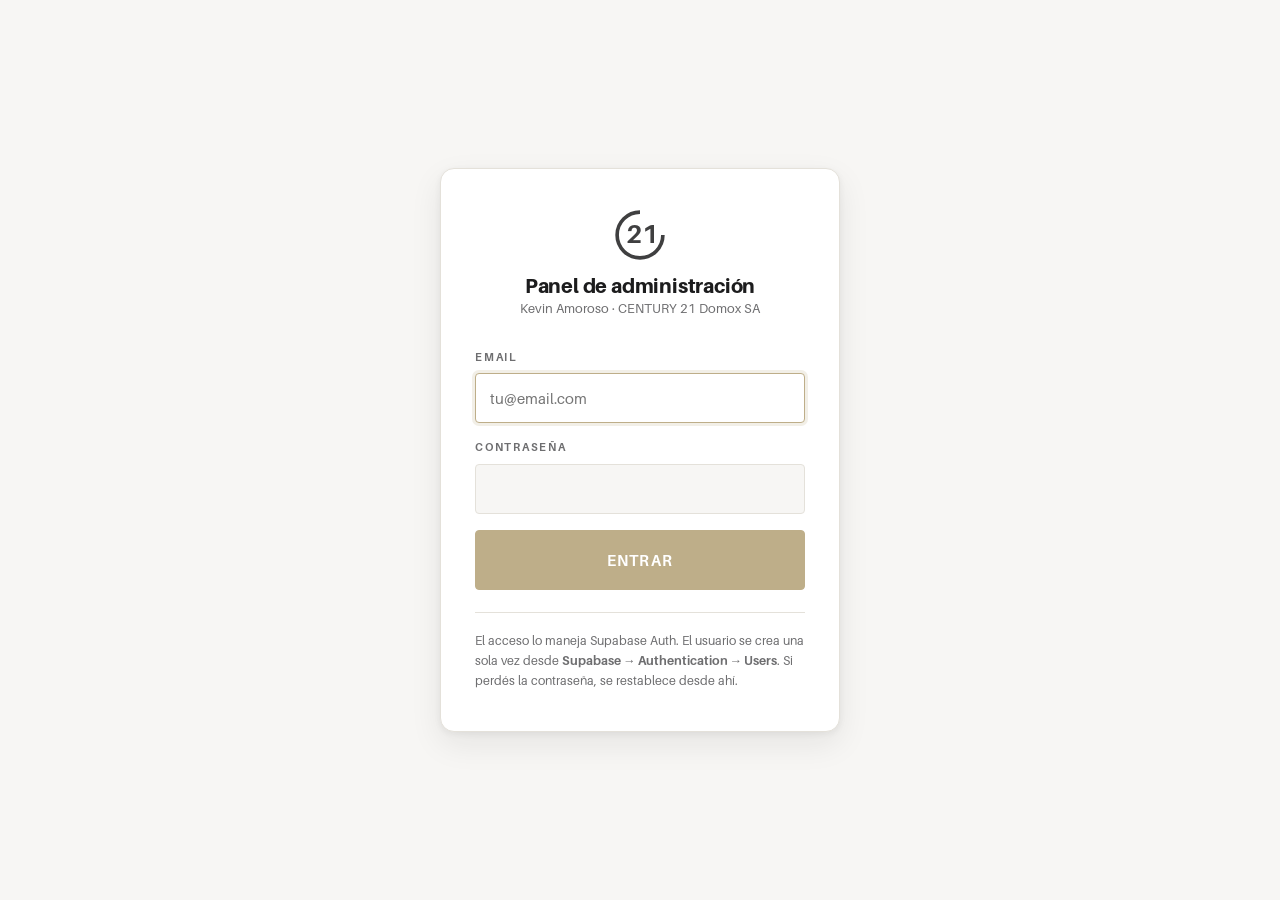
<file: admin.html>
<!DOCTYPE html>
<html lang="es-AR">
<head>
<meta charset="utf-8">
<meta name="viewport" content="width=device-width, initial-scale=1">
<title>Panel — Kevin Amoroso | CENTURY 21 Domox</title>
<meta name="robots" content="noindex, nofollow">
<meta name="theme-color" content="#3F3F40">
<link rel="icon" href="assets/img/isotipo.svg" type="image/svg+xml">
<link rel="stylesheet" href="assets/css/styles.css?v=2">
<link rel="stylesheet" href="assets/css/admin.css?v=2">
</head>
<body class="admin">

<!-- ================================================================ ACCESO -->
<div class="acceso" id="acceso" hidden>
  <div class="acceso__caja">
    <div class="acceso__marca">
      <svg class="marca__sello" viewBox="0 0 100 100" aria-hidden="true">
        <path d="M50 6a44 44 0 1 0 44 44" fill="none" stroke="currentColor" stroke-width="7"/>
        <text x="53" y="66" font-size="50" font-weight="700" fill="currentColor" text-anchor="middle">21</text>
      </svg>
      <div>
        <h1>Panel de administración</h1>
        <p>Kevin Amoroso · CENTURY 21 Domox SA</p>
      </div>
    </div>

    <form id="form-acceso" autocomplete="on">
      <div class="campo">
        <label for="usuario">Email</label>
        <input id="usuario" name="email" type="email" required autocomplete="username" placeholder="tu@email.com">
      </div>
      <div class="campo">
        <label for="clave">Contraseña</label>
        <input id="clave" name="password" type="password" required autocomplete="current-password">
      </div>
      <p class="acceso__error" id="acceso-error" hidden></p>
      <button class="btn btn--bloque btn--grande" type="submit" id="btn-entrar">Entrar</button>
    </form>

    <p class="acceso__nota">
      El acceso lo maneja Supabase Auth. El usuario se crea una sola vez desde
      <strong>Supabase → Authentication → Users</strong>. Si perdés la contraseña,
      se restablece desde ahí.
    </p>
  </div>
</div>

<!-- ================================================================= PANEL -->
<div class="panel" id="panel">

  <div class="panel__barra">
    <div class="contenedor">
      <svg class="marca__sello" viewBox="0 0 100 100" aria-hidden="true">
        <path d="M50 6a44 44 0 1 0 44 44" fill="none" stroke="currentColor" stroke-width="7"/>
        <text x="53" y="66" font-size="50" font-weight="700" fill="currentColor" text-anchor="middle">21</text>
      </svg>
      <div class="panel__titulo">
        <span>CENTURY 21 Domox SA</span>
        Panel de administración
      </div>

      <nav class="panel__tabs" aria-label="Secciones del panel">
        <button type="button" class="panel__tab activo" data-vista="propiedades">Propiedades</button>
        <button type="button" class="panel__tab" data-vista="metricas">Métricas</button>
        <button type="button" class="panel__tab" data-vista="cuenta">Cuenta</button>
      </nav>

      <div class="panel__acciones">
        <span class="panel__usuario" id="panel-usuario"></span>
        <button class="btn btn--oscuro" type="button" id="btn-salir">Salir</button>
      </div>
    </div>
  </div>

  <div class="contenedor panel__cuerpo">

    <div id="aviso-modo"></div>

    <!-- ========================================================= PROPIEDADES -->
    <section class="vista" data-vista-panel="propiedades">

      <div class="panel__seccion">
        <div class="barra-herramientas">
          <div class="barra-herramientas__filtros">
            <input type="search" id="buscar-prop" placeholder="Buscar por título, referencia o dirección" aria-label="Buscar propiedades">
            <select id="filtro-estado" aria-label="Filtrar por estado">
              <option value="">Todos los estados</option>
              <option value="disponible">Disponibles</option>
              <option value="reservada">Reservadas</option>
              <option value="vendida">Vendidas</option>
              <option value="borrador">Borradores</option>
            </select>
          </div>
          <div class="barra-herramientas__acciones">
            <button class="btn btn--linea" type="button" id="btn-recargar-prop">Actualizar</button>
            <button class="btn" type="button" id="btn-nueva">+ Nueva propiedad</button>
          </div>
        </div>

        <div class="resumen-catalogo" id="resumen-catalogo"></div>
        <div class="tabla-caja" id="tabla-propiedades-abm"></div>
      </div>

    </section>

    <!-- ============================================================ MÉTRICAS -->
    <section class="vista" data-vista-panel="metricas" hidden>

      <div class="panel__seccion">
        <div class="barra-herramientas">
          <div class="barra-herramientas__filtros">
            <select id="rango" aria-label="Período">
              <option value="7">Últimos 7 días</option>
              <option value="30" selected>Últimos 30 días</option>
              <option value="90">Últimos 90 días</option>
              <option value="0">Todo el histórico</option>
            </select>
          </div>
          <div class="barra-herramientas__acciones">
            <button class="btn btn--linea" type="button" id="btn-refrescar">Refrescar</button>
            <button class="btn btn--linea" type="button" id="btn-csv">Exportar CSV</button>
          </div>
        </div>
      </div>

      <div class="panel__seccion">
        <h2>Resumen del período</h2>
        <div class="kpis" id="kpis"></div>
      </div>

      <div class="panel__seccion">
        <h2>Visitas por día</h2>
        <div class="grafico"><div id="grafico"></div></div>
      </div>

      <div class="panel__seccion">
        <h2>Propiedades más vistas</h2>
        <div class="tabla-caja" id="tabla-propiedades"></div>
      </div>

      <div class="panel__seccion">
        <h2>Páginas más visitadas</h2>
        <div class="tabla-caja" id="tabla-paginas"></div>
      </div>

      <div class="panel__seccion">
        <h2>De dónde llegan</h2>
        <div class="tabla-caja" id="tabla-origen"></div>
      </div>

      <div class="panel__seccion">
        <h2>Últimos movimientos</h2>
        <div class="tabla-caja" id="tabla-eventos"></div>
      </div>

      <div class="panel__pie">
        <span id="pie-info">—</span>
      </div>

    </section>

    <!-- ============================================================== CUENTA -->
    <section class="vista" data-vista-panel="cuenta" hidden>

      <div class="panel__seccion">
        <div class="cuenta">
          <div class="cuenta__intro">
            <h2>Contraseña</h2>
            <p>Cambiá la contraseña con la que entrás a este panel. Te va a pedir
               la actual para confirmar que sos vos.</p>
          </div>

          <form class="cuenta__form" id="form-clave" autocomplete="off">
            <div class="campo">
              <label for="clave-actual">Contraseña actual</label>
              <input type="password" id="clave-actual" autocomplete="current-password" required>
            </div>
            <div class="campo">
              <label for="clave-nueva">Contraseña nueva</label>
              <input type="password" id="clave-nueva" autocomplete="new-password" minlength="8" required>
              <span class="campo__ayuda">Mínimo 8 caracteres.</span>
            </div>
            <div class="campo">
              <label for="clave-repetir">Repetir la nueva</label>
              <input type="password" id="clave-repetir" autocomplete="new-password" minlength="8" required>
            </div>

            <div class="cuenta__error" id="clave-error" hidden></div>

            <div class="cuenta__acciones">
              <button class="btn" type="submit" id="btn-clave">Cambiar contraseña</button>
            </div>
          </form>
        </div>
      </div>

    </section>

  </div>
</div>

<!-- ====================================================== EDITOR DE FICHA -->
<div class="editor" id="editor" hidden>
  <div class="editor__fondo" data-cerrar-editor></div>

  <form class="editor__caja" id="form-propiedad" autocomplete="off">
    <header class="editor__cab">
      <div>
        <h2 id="editor-titulo">Nueva propiedad</h2>
        <p id="editor-ref">—</p>
      </div>
      <button class="editor__cerrar" type="button" data-cerrar-editor aria-label="Cerrar">
        <svg viewBox="0 0 24 24" fill="none" stroke="currentColor" stroke-width="2" stroke-linecap="round"><path d="M6 6l12 12M18 6 6 18"/></svg>
      </button>
    </header>

    <div class="editor__cuerpo">

      <!-- ---------------------------------------------------------- Fotos -->
      <fieldset class="bloque">
        <legend>Fotos</legend>
        <p class="bloque__ayuda">La primera es la portada: es la que se ve en el catálogo y al compartir el link. Arrastrá las miniaturas para reordenarlas.</p>

        <div class="soltar" id="soltar-fotos" tabindex="0" role="button" aria-label="Agregar fotos">
          <svg viewBox="0 0 24 24" fill="none" stroke="currentColor" stroke-width="1.6" stroke-linecap="round" stroke-linejoin="round">
            <path d="M4 8h3l1.6-2.4h6.8L17 8h3a1 1 0 0 1 1 1v9a1 1 0 0 1-1 1H4a1 1 0 0 1-1-1V9a1 1 0 0 1 1-1Z"/>
            <circle cx="12" cy="13" r="3.4"/>
          </svg>
          <strong>Arrastrá las fotos acá o hacé clic para elegirlas</strong>
          <span>JPG, PNG o WebP. Se achican solas antes de subirse.</span>
          <input type="file" id="input-fotos" accept="image/*" multiple hidden>
        </div>

        <div class="fotos" id="fotos"></div>
      </fieldset>

      <!-- ------------------------------------------------- Datos generales -->
      <fieldset class="bloque">
        <legend>Datos principales</legend>
        <div class="rejilla">
          <div class="campo campo--ancho">
            <label for="f-titulo">Título de la publicación *</label>
            <input id="f-titulo" type="text" required maxlength="140" placeholder="Casa de 3 dormitorios en Barrio Norte">
          </div>

          <div class="campo">
            <label for="f-tipo">Tipo *</label>
            <select id="f-tipo" required></select>
          </div>

          <div class="campo">
            <label for="f-zona">Zona / barrio *</label>
            <select id="f-zona" required></select>
          </div>

          <div class="campo">
            <label for="f-estado">Estado *</label>
            <select id="f-estado" required>
              <option value="disponible">Disponible</option>
              <option value="reservada">Reservada</option>
              <option value="vendida">Vendida</option>
            </select>
          </div>

          <div class="campo">
            <label for="f-direccion">Dirección</label>
            <input id="f-direccion" type="text" maxlength="140" placeholder="Belgrano al 1200">
          </div>

          <div class="campo">
            <label for="f-precio">Precio *</label>
            <input id="f-precio" type="number" min="0" step="1000" required placeholder="150000">
          </div>

          <div class="campo">
            <label for="f-moneda">Moneda</label>
            <select id="f-moneda">
              <option value="USD">Dólares (U$D)</option>
              <option value="ARS">Pesos ($)</option>
            </select>
          </div>
        </div>

        <div class="interruptores">
          <label class="interruptor">
            <input type="checkbox" id="f-publicada" checked>
            <span><strong>Publicada</strong>Visible en el sitio. Destildala para dejarla como borrador.</span>
          </label>
          <label class="interruptor">
            <input type="checkbox" id="f-destacada">
            <span><strong>Destacada</strong>Aparece en la portada, entre las seleccionadas.</span>
          </label>
          <label class="interruptor">
            <input type="checkbox" id="f-nueva">
            <span><strong>A estrenar</strong>Le pone la etiqueta en la tarjeta.</span>
          </label>
        </div>
      </fieldset>

      <!-- ------------------------------------------------------ Ambientes -->
      <fieldset class="bloque">
        <legend>Ambientes y superficies</legend>
        <div class="rejilla rejilla--compacta">
          <div class="campo">
            <label for="f-dormitorios">Dormitorios</label>
            <input id="f-dormitorios" type="number" min="0" max="30" value="0">
          </div>
          <div class="campo">
            <label for="f-banos">Baños</label>
            <input id="f-banos" type="number" min="0" max="30" value="0">
          </div>
          <div class="campo">
            <label for="f-cocheras">Cocheras</label>
            <input id="f-cocheras" type="number" min="0" max="30" value="0">
          </div>
          <div class="campo">
            <label for="f-m2">Cubierta (m²)</label>
            <input id="f-m2" type="number" min="0" value="0">
          </div>
          <div class="campo">
            <label for="f-m2t">Terreno (m²)</label>
            <input id="f-m2t" type="number" min="0" value="0">
          </div>
          <div class="campo">
            <label for="f-antiguedad">Antigüedad (años)</label>
            <input id="f-antiguedad" type="number" min="0" max="200" value="0">
          </div>
        </div>
      </fieldset>

      <!-- --------------------------------------------------------- Textos -->
      <fieldset class="bloque">
        <legend>Textos</legend>
        <div class="campo">
          <label for="f-resumen">Resumen <small>Una línea: es lo que se lee en la tarjeta y en Google.</small></label>
          <input id="f-resumen" type="text" maxlength="200" placeholder="Casa en dos plantas con patio y quincho, a tres cuadras del centro.">
        </div>
        <div class="campo">
          <label for="f-descripcion">Descripción <small>Dejá un renglón en blanco entre párrafos.</small></label>
          <textarea id="f-descripcion" rows="7" placeholder="Primer párrafo.&#10;&#10;Segundo párrafo."></textarea>
        </div>
        <div class="rejilla">
          <div class="campo">
            <label for="f-amenities">Características <small>Separadas por coma.</small></label>
            <input id="f-amenities" type="text" placeholder="Pileta, Quincho, Parrilla">
          </div>
          <div class="campo">
            <label for="f-servicios">Servicios <small>Separados por coma.</small></label>
            <input id="f-servicios" type="text" placeholder="Agua corriente, Gas natural, Cloacas">
          </div>
        </div>
      </fieldset>

    </div>

    <footer class="editor__pie">
      <p class="editor__error" id="editor-error" hidden></p>
      <div class="editor__pie-acciones">
        <button class="btn btn--linea btn--peligro" type="button" id="btn-borrar-prop" hidden>Eliminar</button>
        <button class="btn btn--linea" type="button" data-cerrar-editor>Cancelar</button>
        <button class="btn" type="submit" id="btn-guardar">Guardar</button>
      </div>
    </footer>
  </form>
</div>

<div class="aviso-flotante" id="aviso-flotante" hidden></div>

<script src="assets/js/supabase.js?v=2"></script>
<script src="assets/js/analytics.js"></script>
<script src="assets/js/data.js"></script>
<script src="assets/js/admin.js?v=3"></script>
</body>
</html>
</file>
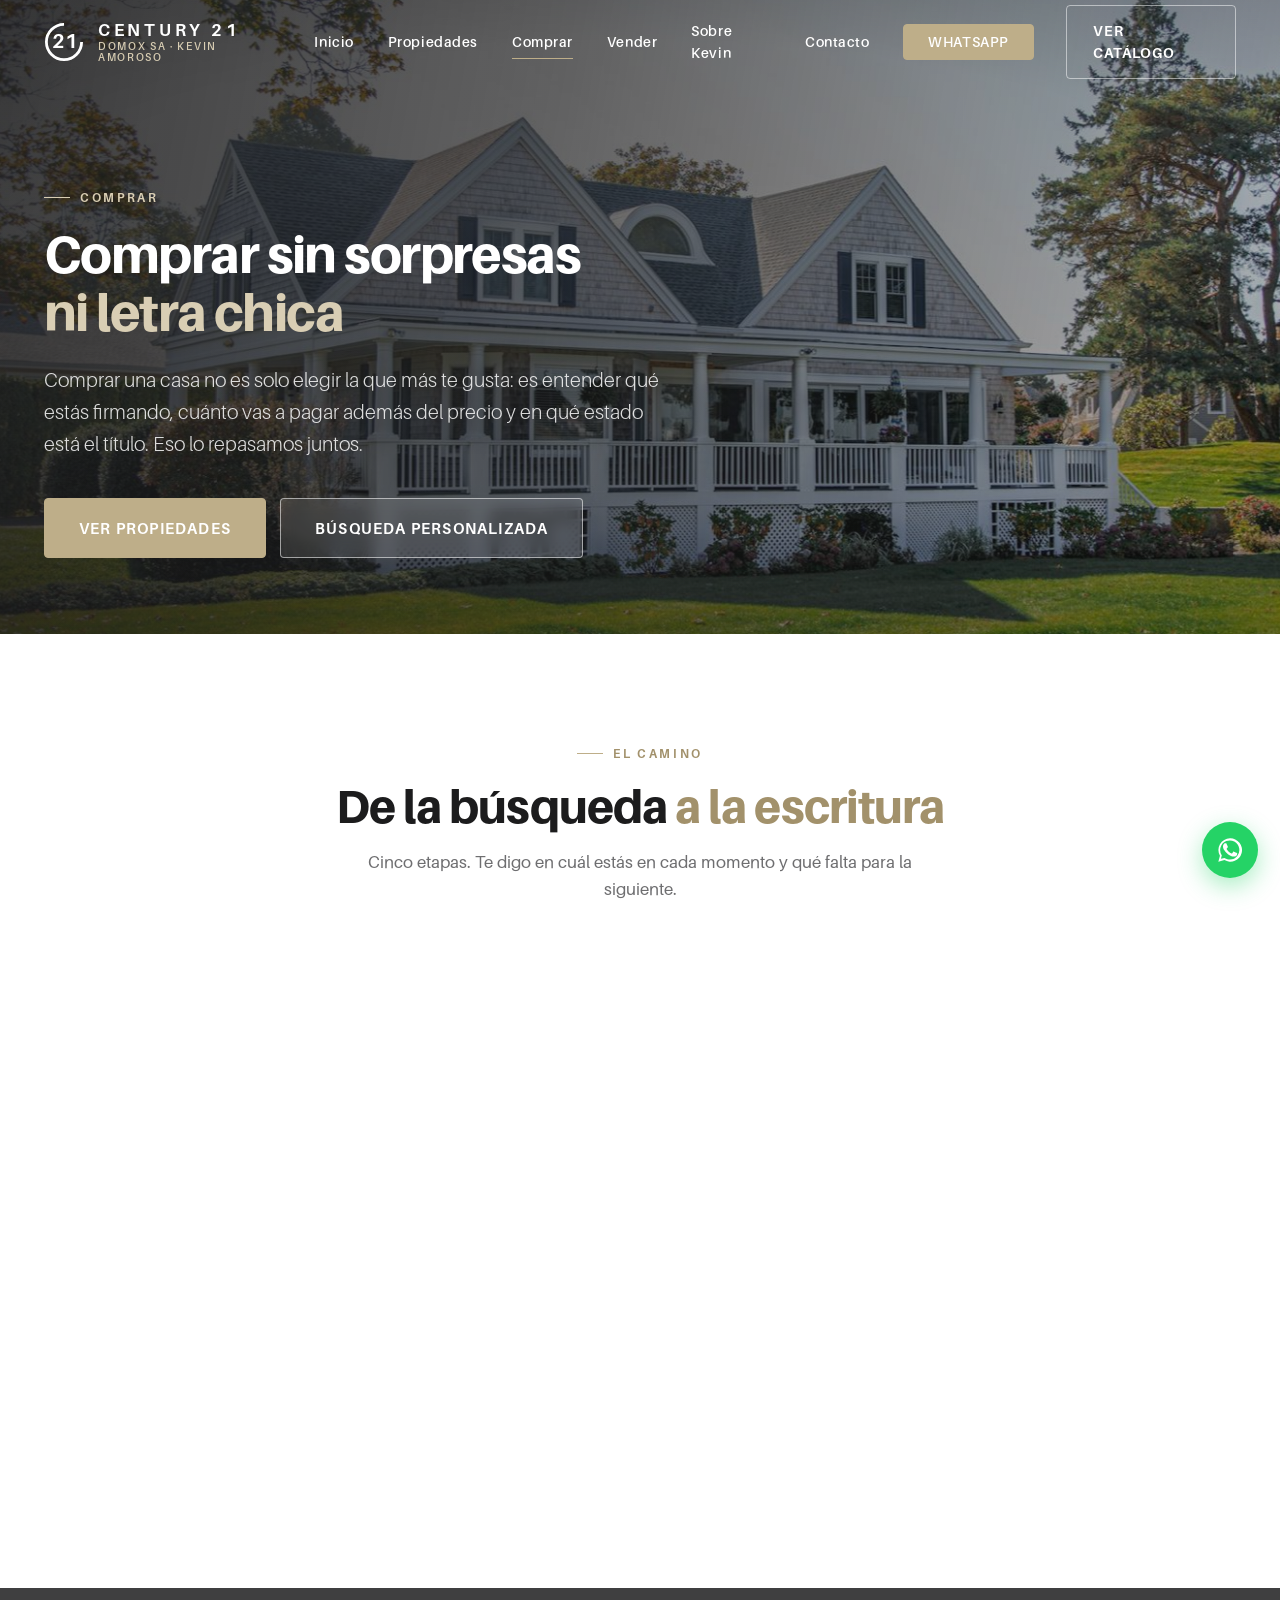
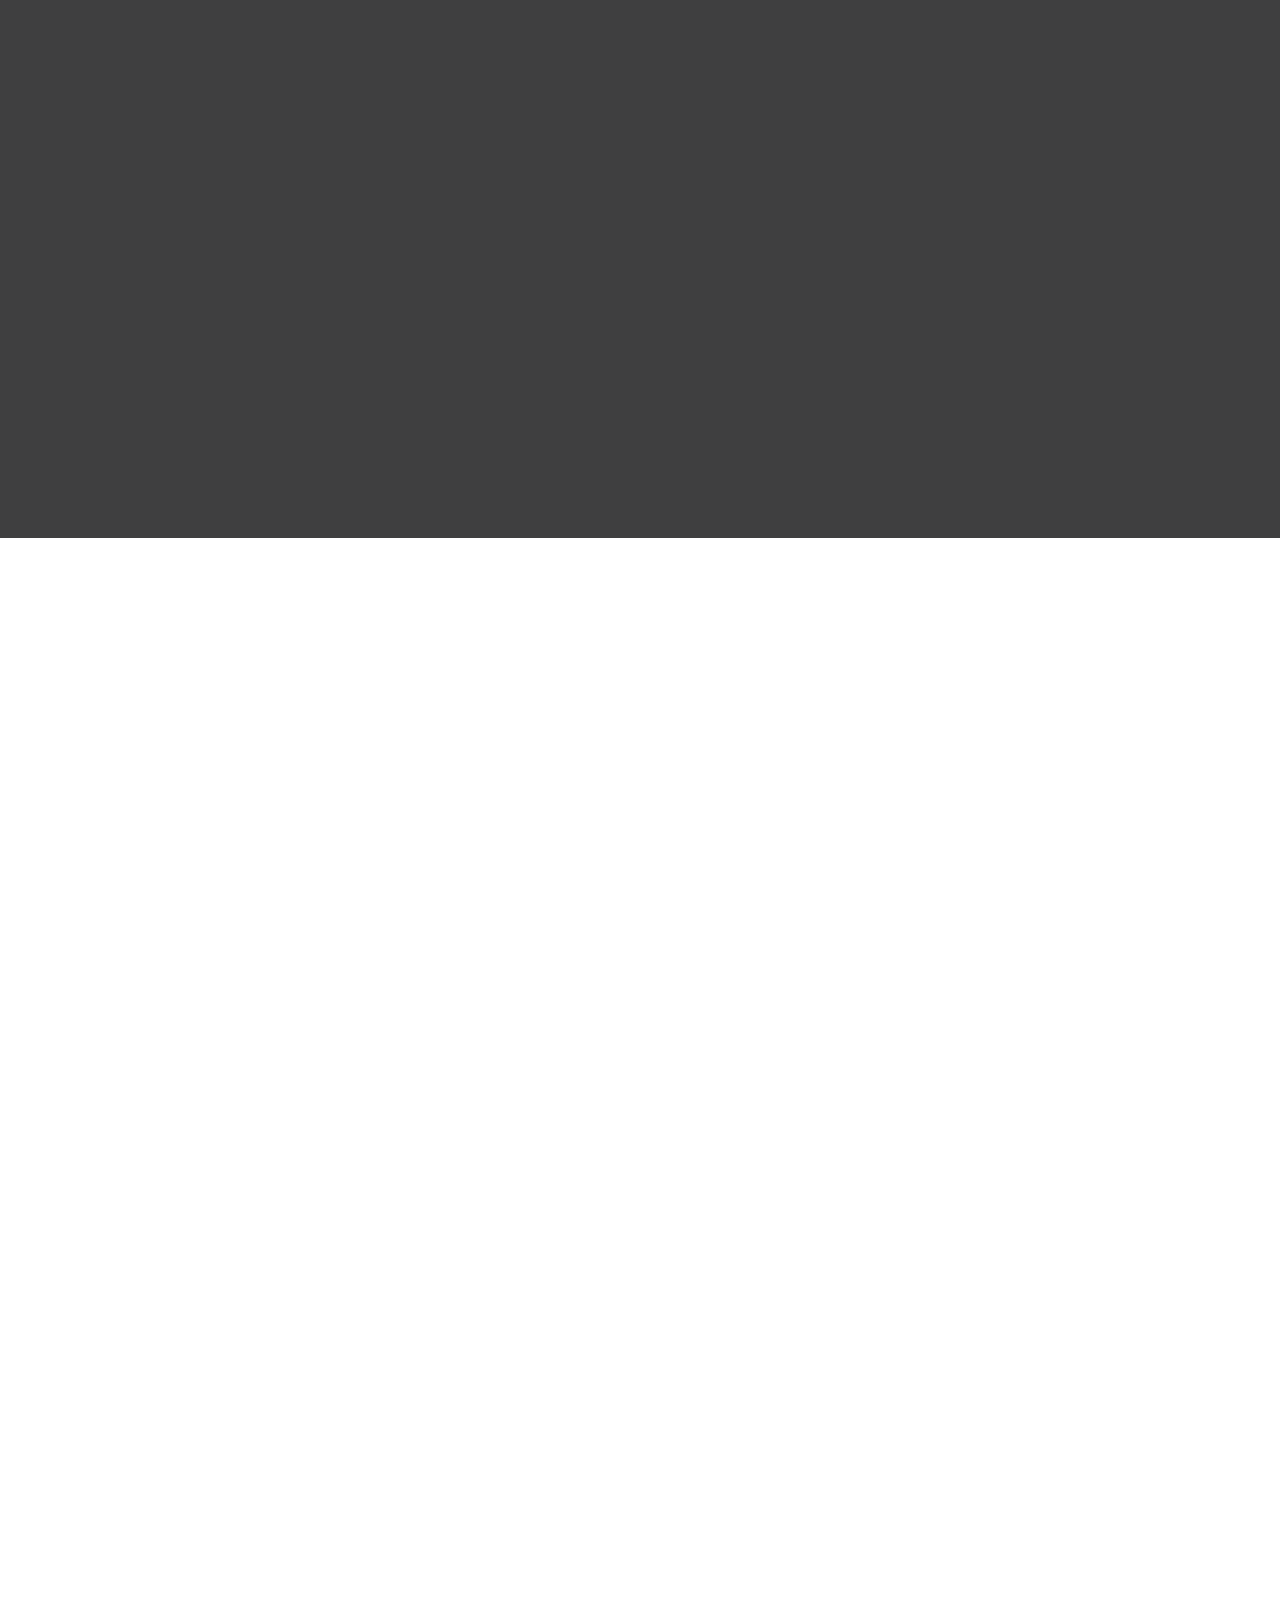
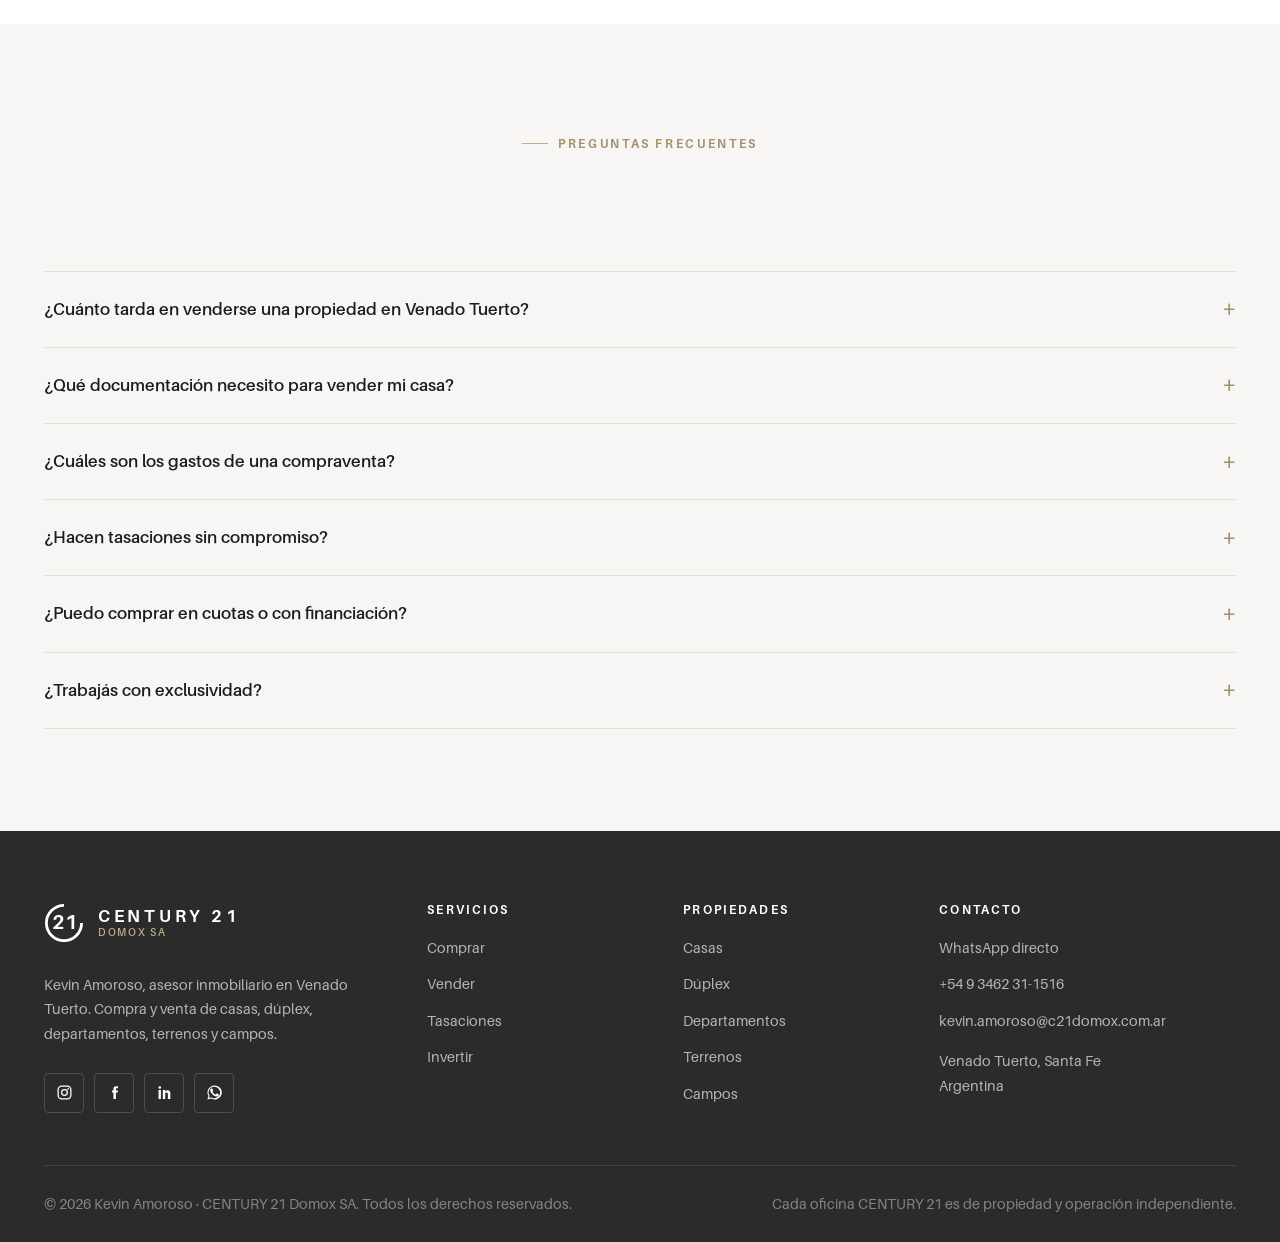
<file: comprar.html>
<!DOCTYPE html>
<html lang="es-AR">
<head>
<meta charset="utf-8">
<meta name="viewport" content="width=device-width, initial-scale=1">
<title>Comprar una casa en Venado Tuerto | Kevin Amoroso · CENTURY 21 Domox</title>
<meta name="description" content="Guía para comprar tu casa en Venado Tuerto: pasos, gastos reales de escrituración, documentación y búsqueda personalizada con Kevin Amoroso.">
<meta name="theme-color" content="#3F3F40">
<link rel="icon" href="assets/img/isotipo.svg" type="image/svg+xml">
<link rel="stylesheet" href="assets/css/styles.css?v=2">
</head>
<body>

<!-- La pantalla de carga se inyecta antes que nada para evitar el destello de contenido -->
<script src="assets/js/preloader.js?v=2"></script>
<!-- Registro de metricas: visitas, clics de WhatsApp y consultas -->
<script src="assets/js/supabase.js?v=2"></script>
<script src="assets/js/analytics.js"></script>

<a class="oculto-visual" href="#principal">Ir al contenido principal</a>

<header class="header header--sobre-hero">
  <div class="header__inner">
    <a class="marca" href="index.html" aria-label="Kevin Amoroso — CENTURY 21 Domox SA">
      <svg class="marca__sello" viewBox="0 0 100 100" aria-hidden="true">
        <path d="M50 6a44 44 0 1 0 44 44" fill="none" stroke="currentColor" stroke-width="7"/>
        <text x="53" y="66" font-size="50" font-weight="700" fill="currentColor" text-anchor="middle">21</text>
      </svg>
      <span class="marca__texto">
        <span class="marca__c21">CENTURY 21</span>
        <span class="marca__sub">Domox SA · Kevin Amoroso</span>
      </span>
    </a>
    <nav class="header__nav" id="nav-principal" aria-label="Navegación principal">
      <a href="index.html">Inicio</a>
      <a href="propiedades.html">Propiedades</a>
      <a href="comprar.html" aria-current="page">Comprar</a>
      <a href="vender.html">Vender</a>
      <a href="nosotros.html">Sobre Kevin</a>
      <a href="contacto.html">Contacto</a>
      <a class="btn" data-wa="Hola Kevin, estoy buscando una propiedad para comprar." href="#" target="_blank" rel="noopener">WhatsApp</a>
    </nav>
    <div class="header__acciones">
      <a class="btn btn--linea" href="propiedades.html">Ver catálogo</a>
    </div>
    <button class="hamburguesa" type="button" aria-label="Abrir menú" aria-expanded="false" aria-controls="nav-principal">
      <span></span><span></span><span></span>
    </button>
  </div>
</header>

<main id="principal">

<section class="hero hero--compacto">
  <div class="hero__fondo"><img src="assets/img/propiedades/p02.jpg" alt="" width="1400" height="1050"></div>
  <div class="contenedor hero__inner">
    <div class="hero__contenido">
      <span class="eyebrow hero__eyebrow">Comprar</span>
      <h1>Comprar sin sorpresas<br><em>ni letra chica</em></h1>
      <p class="hero__texto">
        Comprar una casa no es solo elegir la que más te gusta: es entender qué estás firmando,
        cuánto vas a pagar además del precio y en qué estado está el título. Eso lo repasamos juntos.
      </p>
      <div class="hero__acciones">
        <a class="btn btn--grande" href="propiedades.html">Ver propiedades</a>
        <a class="btn btn--grande btn--fantasma" href="#busqueda">Búsqueda personalizada</a>
      </div>
    </div>
  </div>
</section>

<!-- PASOS -->
<section class="seccion">
  <div class="contenedor">
    <div class="cabecera-seccion centro">
      <span class="eyebrow">El camino</span>
      <h2 class="titulo-seccion">De la búsqueda <em>a la escritura</em></h2>
      <p class="bajada">Cinco etapas. Te digo en cuál estás en cada momento y qué falta para la siguiente.</p>
    </div>

    <div class="grilla grilla--3">
      <article class="tarjeta reveal">
        <div class="tarjeta__icono" data-icono="grafico"></div>
        <h3>01 · Definir el presupuesto real</h3>
        <p>Al valor de la propiedad hay que sumarle escritura, sellos y aportes. Antes de salir a mirar, calculamos el total para que no te enamores de algo fuera de alcance.</p>
      </article>
      <article class="tarjeta reveal">
        <div class="tarjeta__icono" data-icono="lupa"></div>
        <h3>02 · Selección filtrada</h3>
        <p>Te muestro solo lo que cumple con tus condiciones. Prefiero llevarte a tres casas que sirven antes que a diez que no.</p>
      </article>
      <article class="tarjeta reveal">
        <div class="tarjeta__icono" data-icono="camara"></div>
        <h3>03 · Visitas</h3>
        <p>Recorremos juntos, con checklist: humedad, instalación eléctrica, orientación, ruidos, estado de techos y aberturas.</p>
      </article>
      <article class="tarjeta reveal">
        <div class="tarjeta__icono" data-icono="doc"></div>
        <h3>04 · Oferta y reserva</h3>
        <p>Armamos la oferta por escrito. La reserva se instrumenta con condiciones claras: plazo, forma de pago y qué pasa si no se concreta.</p>
      </article>
      <article class="tarjeta reveal">
        <div class="tarjeta__icono" data-icono="escudo"></div>
        <h3>05 · Estudio de título</h3>
        <p>La escribanía verifica titularidad, inhibiciones, embargos y deudas. Si algo aparece, se resuelve antes de firmar.</p>
      </article>
      <article class="tarjeta reveal">
        <div class="tarjeta__icono" data-icono="llave"></div>
        <h3>06 · Escritura y posesión</h3>
        <p>Firma en escribanía, pago del saldo y entrega de llaves. Te acompaño ese día y verifico el estado de la propiedad en la entrega.</p>
      </article>
    </div>
  </div>
</section>

<!-- GASTOS -->
<section class="seccion seccion--tinta">
  <div class="contenedor">
    <div class="grilla grilla--2" style="align-items:center;gap:56px">
      <div class="reveal">
        <span class="eyebrow">Transparencia</span>
        <h2 class="titulo-seccion">Los gastos que <em>nadie te cuenta</em></h2>
        <p class="bajada">
          Además del precio de la propiedad, una compraventa en Santa Fe tiene costos asociados.
          Te los adelanto siempre antes de firmar la reserva, con números concretos sobre tu operación.
        </p>
        <p style="margin-top:26px"><a class="btn" data-wa="Hola Kevin, quiero que me pases el detalle de gastos de una compraventa." href="#" target="_blank" rel="noopener">Pedir el detalle de gastos</a></p>
      </div>
      <div class="reveal">
        <ul class="lista-check" style="gap:18px">
          <li><span data-icono="check"></span><span><strong style="color:#fff">Honorarios de escribanía.</strong> Se calculan sobre el valor de escrituración; los abona el comprador y se pactan con el escribano.</span></li>
          <li><span data-icono="check"></span><span><strong style="color:#fff">Impuesto de sellos.</strong> En la provincia de Santa Fe se divide entre comprador y vendedor, salvo pacto en contrario.</span></li>
          <li><span data-icono="check"></span><span><strong style="color:#fff">Certificados y aportes.</strong> Libre deuda municipal y provincial, informes de dominio e inhibición.</span></li>
          <li><span data-icono="check"></span><span><strong style="color:#fff">Comisión inmobiliaria.</strong> Se informa por escrito antes de la reserva, sin agregados de último momento.</span></li>
        </ul>
        <p style="margin-top:22px;font-size:13.5px;color:#8E8B85">
          Las alícuotas y aranceles se actualizan periódicamente. Los valores exactos de tu operación se confirman con la escribanía interviniente.
        </p>
      </div>
    </div>
  </div>
</section>

<!-- BÚSQUEDA PERSONALIZADA -->
<section class="seccion" id="busqueda">
  <div class="contenedor">
    <div class="grilla grilla--2" style="align-items:start;gap:48px">
      <div class="reveal">
        <span class="eyebrow">Búsqueda personalizada</span>
        <h2 class="titulo-seccion">¿No está <em>en el catálogo</em>?</h2>
        <p class="bajada">
          Buena parte de las propiedades se venden antes de salir publicadas. Contame qué buscás y
          te aviso apenas entra algo que encaja —incluso antes de que llegue a los portales.
        </p>
        <ul class="lista-check" style="margin-top:28px">
          <li><span data-icono="check"></span><span>Alerta personalizada por WhatsApp cuando ingresa una propiedad que cumple tus condiciones.</span></li>
          <li><span data-icono="check"></span><span>Acceso a la cartera de la red CENTURY 21, no solo a mis publicaciones.</span></li>
          <li><span data-icono="check"></span><span>Sin costo y sin compromiso: si no aparece nada que sirva, no pasa nada.</span></li>
        </ul>
      </div>

      <form class="tarjeta reveal" data-form="Búsqueda personalizada">
        <h3 style="font-size:21px;margin-bottom:22px">Contame qué buscás</h3>
        <div class="form-grid">
          <div class="campo"><label for="k-nombre">Nombre y apellido *</label><input id="k-nombre" name="nombre" type="text" required autocomplete="name"></div>
          <div class="campo"><label for="k-tel">Teléfono *</label><input id="k-tel" name="telefono" type="tel" required autocomplete="tel"></div>
          <div class="campo ancho-total"><label for="k-mail">Email</label><input id="k-mail" name="email" type="email" autocomplete="email"></div>

          <div class="campo"><label for="k-tipo">Tipo de propiedad</label>
            <select id="k-tipo" name="tipo">
              <option>Casa</option><option>Dúplex</option><option>PH</option><option>Departamento</option>
              <option>Quinta</option><option>Terreno</option><option>Local comercial</option><option>Campo</option>
            </select>
          </div>
          <div class="campo"><label for="k-dorm">Dormitorios mínimos</label>
            <select id="k-dorm" name="dormitorios"><option value="">Indistinto</option><option>1</option><option>2</option><option>3</option><option>4 o más</option></select>
          </div>

          <div class="campo"><label for="k-zona">Zona preferida</label><input id="k-zona" name="zona" type="text" placeholder="Ej.: Barrio Norte, Centro"></div>
          <div class="campo"><label for="k-presu">Presupuesto (U$D)</label><input id="k-presu" name="presupuesto" type="number" min="0" step="1000" inputmode="numeric"></div>

          <div class="campo ancho-total"><label for="k-forma">Forma de pago</label>
            <select id="k-forma" name="forma">
              <option>Contado</option><option>Con financiación del vendedor</option>
              <option>Con crédito hipotecario</option><option>Entrego una propiedad como parte de pago</option>
            </select>
          </div>

          <div class="campo ancho-total"><label for="k-msg">Requisitos excluyentes</label><textarea id="k-msg" name="mensaje" placeholder="Ej.: que tenga cochera para dos autos y patio, planta baja, cerca de escuelas."></textarea></div>

          <div class="campo campo--check ancho-total">
            <input id="k-ok" name="acepta" type="checkbox" required>
            <label for="k-ok">Acepto recibir avisos de Kevin Amoroso sobre propiedades que coincidan con mi búsqueda.</label>
          </div>

          <div class="ancho-total"><button class="btn btn--bloque btn--grande" type="submit">Activar mi búsqueda</button></div>
        </div>
        <p class="aviso-form" hidden></p>
      </form>
    </div>
  </div>
</section>

<!-- FAQ -->
<section class="seccion seccion--hueso">
  <div class="contenedor">
    <div class="cabecera-seccion centro">
      <span class="eyebrow">Preguntas frecuentes</span>
      <h2 class="titulo-seccion">Lo que <em>siempre</em> me preguntan</h2>
    </div>
    <div class="faq" data-faq></div>
  </div>
</section>

</main>

<footer class="footer">
  <div class="contenedor">
    <div class="footer__top">
      <div>
        <span class="marca">
          <svg class="marca__sello" viewBox="0 0 100 100" aria-hidden="true">
            <path d="M50 6a44 44 0 1 0 44 44" fill="none" stroke="currentColor" stroke-width="7"/>
            <text x="53" y="66" font-size="50" font-weight="700" fill="currentColor" text-anchor="middle">21</text>
          </svg>
          <span class="marca__texto"><span class="marca__c21">CENTURY 21</span><span class="marca__sub">Domox SA</span></span>
        </span>
        <p class="footer__desc">Kevin Amoroso, asesor inmobiliario en Venado Tuerto. Compra y venta de casas, dúplex, departamentos, terrenos y campos.</p>
        <div class="redes">
          <a data-ig href="#" aria-label="Instagram" target="_blank" rel="noopener"><span data-icono="ig"></span></a>
          <a data-fb href="#" aria-label="Facebook" target="_blank" rel="noopener"><span data-icono="fb"></span></a>
          <a data-li href="#" aria-label="LinkedIn" target="_blank" rel="noopener"><span data-icono="in"></span></a>
          <a data-wa="Hola Kevin, te escribo desde la web." href="#" aria-label="WhatsApp" target="_blank" rel="noopener"><span data-icono="wa"></span></a>
        </div>
      </div>
      <div>
        <h4>Servicios</h4>
        <ul>
          <li><a href="comprar.html">Comprar</a></li>
          <li><a href="vender.html">Vender</a></li>
          <li><a href="vender.html#tasacion">Tasaciones</a></li>
          <li><a href="propiedades.html?tipo=terreno">Invertir</a></li>
        </ul>
      </div>
      <div>
        <h4>Propiedades</h4>
        <ul>
          <li><a href="propiedades.html?tipo=casa">Casas</a></li>
          <li><a href="propiedades.html?tipo=duplex">Dúplex</a></li>
          <li><a href="propiedades.html?tipo=depto">Departamentos</a></li>
          <li><a href="propiedades.html?tipo=terreno">Terrenos</a></li>
          <li><a href="propiedades.html?tipo=campo">Campos</a></li>
        </ul>
      </div>
      <div>
        <h4>Contacto</h4>
        <ul>
          <li><a data-wa="Hola Kevin, te escribo desde la web." href="#" target="_blank" rel="noopener">WhatsApp directo</a></li>
          <li><a data-tel href="#">—</a></li>
          <li><a data-email href="#">—</a></li>
          <li style="margin-top:16px"><p>Venado Tuerto, Santa Fe<br>Argentina</p></li>
        </ul>
      </div>
    </div>
    <div class="footer__bottom">
      <p>© <span data-anio>2026</span> Kevin Amoroso · CENTURY 21 Domox SA. Todos los derechos reservados.</p>
      <p>Cada oficina CENTURY 21 es de propiedad y operación independiente.</p>
    </div>
  </div>
</footer>

<a class="wa-flotante" data-wa="Hola Kevin, te escribo desde la web." href="#" target="_blank" rel="noopener" aria-label="Escribir por WhatsApp">
  <span data-icono="wa"></span>
</a>

<script src="assets/js/data.js"></script>
<script src="assets/js/main.js?v=3"></script>
</body>
</html>
</file>
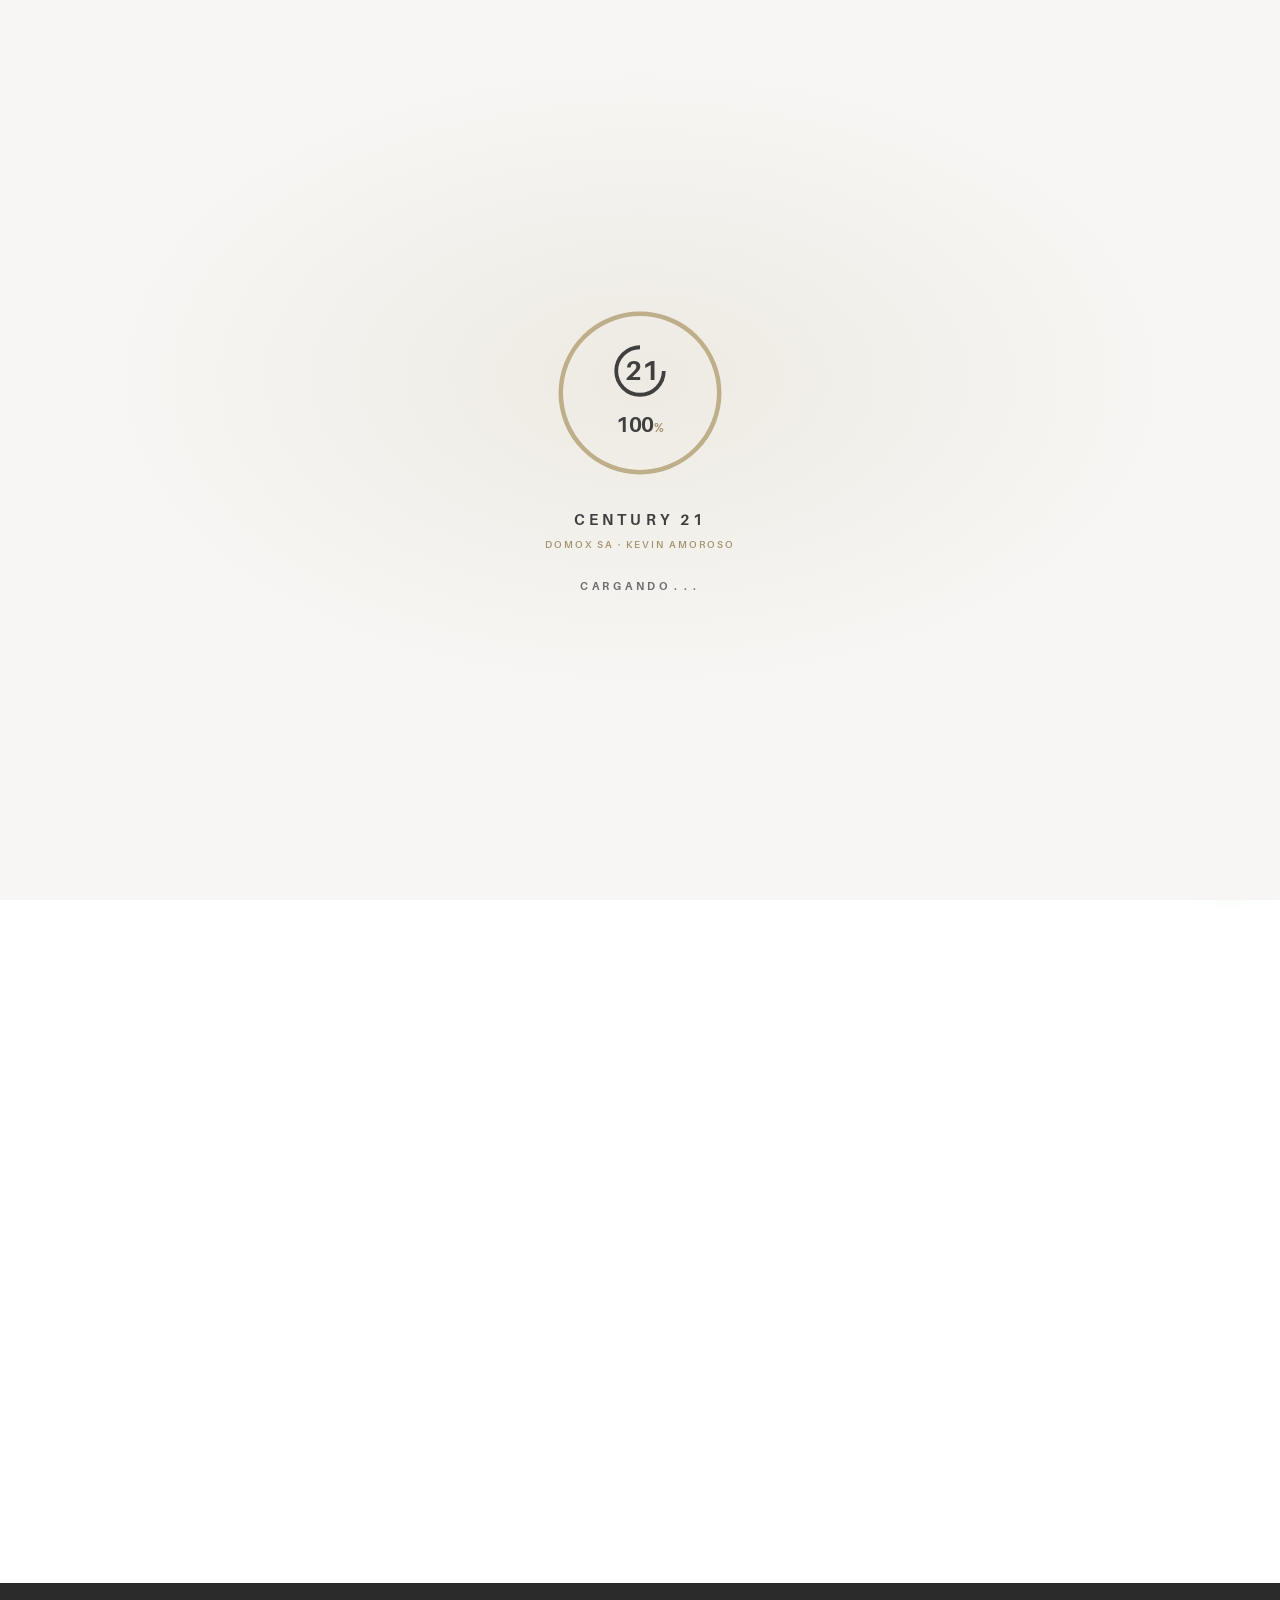
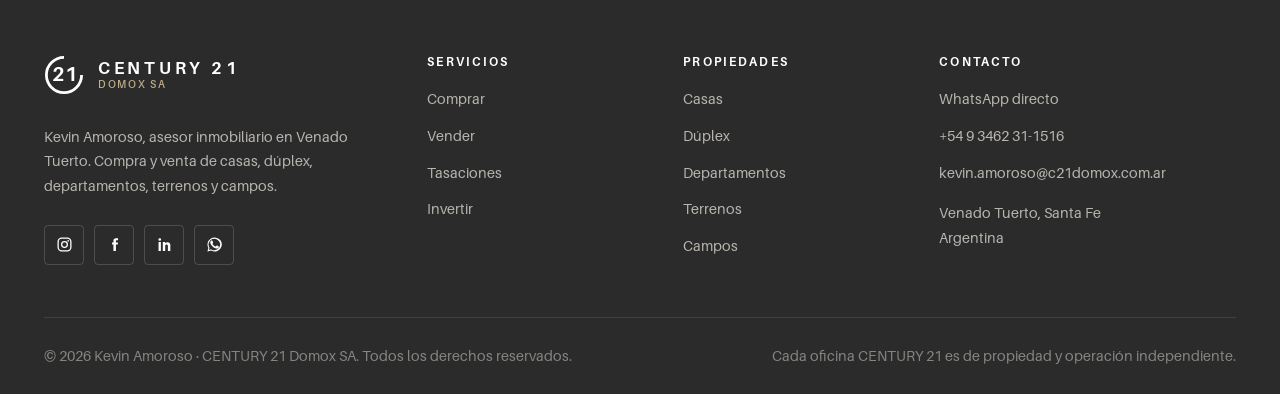
<file: contacto.html>
<!DOCTYPE html>
<html lang="es-AR">
<head>
<meta charset="utf-8">
<meta name="viewport" content="width=device-width, initial-scale=1">
<title>Contacto — Kevin Amoroso | CENTURY 21 Domox SA, Venado Tuerto</title>
<meta name="description" content="Contactá a Kevin Amoroso, asesor inmobiliario en Venado Tuerto. WhatsApp, teléfono, email y formulario de consulta.">
<meta name="theme-color" content="#3F3F40">
<link rel="icon" href="assets/img/isotipo.svg" type="image/svg+xml">
<link rel="stylesheet" href="assets/css/styles.css?v=2">
</head>
<body>

<!-- La pantalla de carga se inyecta antes que nada para evitar el destello de contenido -->
<script src="assets/js/preloader.js?v=2"></script>
<!-- Registro de metricas: visitas, clics de WhatsApp y consultas -->
<script src="assets/js/supabase.js?v=2"></script>
<script src="assets/js/analytics.js"></script>

<a class="oculto-visual" href="#principal">Ir al contenido principal</a>

<header class="header">
  <div class="header__inner">
    <a class="marca" href="index.html" aria-label="Kevin Amoroso — CENTURY 21 Domox SA">
      <svg class="marca__sello" viewBox="0 0 100 100" aria-hidden="true">
        <path d="M50 6a44 44 0 1 0 44 44" fill="none" stroke="currentColor" stroke-width="7"/>
        <text x="53" y="66" font-size="50" font-weight="700" fill="currentColor" text-anchor="middle">21</text>
      </svg>
      <span class="marca__texto">
        <span class="marca__c21">CENTURY 21</span>
        <span class="marca__sub">Domox SA · Kevin Amoroso</span>
      </span>
    </a>
    <nav class="header__nav" id="nav-principal" aria-label="Navegación principal">
      <a href="index.html">Inicio</a>
      <a href="propiedades.html">Propiedades</a>
      <a href="comprar.html">Comprar</a>
      <a href="vender.html">Vender</a>
      <a href="nosotros.html">Sobre Kevin</a>
      <a href="contacto.html" aria-current="page">Contacto</a>
      <a class="btn" data-wa="Hola Kevin, te escribo desde la web." href="#" target="_blank" rel="noopener">WhatsApp</a>
    </nav>
    <div class="header__acciones">
      <a class="btn btn--linea" href="vender.html">Tasar mi propiedad</a>
    </div>
    <button class="hamburguesa" type="button" aria-label="Abrir menú" aria-expanded="false" aria-controls="nav-principal">
      <span></span><span></span><span></span>
    </button>
  </div>
</header>

<main id="principal" style="padding-top:calc(var(--header-h) + 20px)">

<section class="seccion" style="padding-top:40px">
  <div class="contenedor">
    <div class="cabecera-seccion">
      <span class="eyebrow">Contacto</span>
      <h2 class="titulo-seccion">Hablemos de <em>tu próxima operación</em></h2>
      <p class="bajada">Respondo personalmente todos los mensajes, de lunes a sábado. Si es urgente, WhatsApp es el canal más rápido.</p>
    </div>

    <div class="grilla grilla--2" style="align-items:start;gap:48px">

      <div class="reveal">
        <div class="contacto-panel">
          <div class="dato">
            <span class="dato__icono" data-icono="wa"></span>
            <div><strong>WhatsApp</strong><a data-wa="Hola Kevin, te escribo desde la web." href="#" target="_blank" rel="noopener">Escribirme ahora</a></div>
          </div>
          <div class="dato">
            <span class="dato__icono" data-icono="tel"></span>
            <div><strong>Teléfono de Kevin</strong><a data-tel href="#">—</a></div>
          </div>
          <div class="dato">
            <span class="dato__icono" data-icono="mail"></span>
            <div><strong>Email</strong><a data-email href="#">—</a></div>
          </div>
          <div class="dato">
            <span class="dato__icono" data-icono="pin"></span>
            <div><strong>Oficina</strong><p>CENTURY 21 Domox SA<br>Venado Tuerto, Santa Fe, Argentina</p></div>
          </div>
          <div class="dato">
            <span class="dato__icono" data-icono="tel"></span>
            <div><strong>Teléfono de la oficina</strong><a data-tel-oficina href="#">—</a></div>
          </div>
          <div class="dato">
            <span class="dato__icono" data-icono="mail"></span>
            <div><strong>Email de la oficina</strong><a data-email-oficina href="#">—</a></div>
          </div>
          <div class="dato">
            <span class="dato__icono" data-icono="reloj"></span>
            <div><strong>Horarios de atención</strong><p>Lunes a viernes de 9 a 13 y de 16 a 20 h<br>Sábados de 9 a 13 h</p></div>
          </div>
        </div>

        <div class="mapa-embed" style="margin-top:26px">
          <iframe src="https://www.google.com/maps?q=Venado+Tuerto,+Santa+Fe,+Argentina&output=embed"
                  title="Mapa de Venado Tuerto" loading="lazy" referrerpolicy="no-referrer-when-downgrade"></iframe>
        </div>
      </div>

      <form class="tarjeta reveal" data-form="Consulta desde la página de contacto">
        <h3 style="font-size:21px;margin-bottom:22px">Escribime</h3>
        <div class="form-grid">
          <div class="campo"><label for="x-nombre">Nombre y apellido *</label><input id="x-nombre" name="nombre" type="text" required autocomplete="name"></div>
          <div class="campo"><label for="x-tel">Teléfono *</label><input id="x-tel" name="telefono" type="tel" required autocomplete="tel"></div>
          <div class="campo ancho-total"><label for="x-mail">Email</label><input id="x-mail" name="email" type="email" autocomplete="email"></div>
          <div class="campo ancho-total">
            <label for="x-motivo">Motivo de la consulta</label>
            <select id="x-motivo" name="motivo">
              <option>Quiero comprar</option>
              <option>Quiero vender</option>
              <option>Quiero tasar mi propiedad</option>
              <option>Quiero invertir</option>
              <option>Consulta sobre una propiedad publicada</option>
              <option>Otra consulta</option>
            </select>
          </div>
          <div class="campo ancho-total"><label for="x-msg">Mensaje *</label><textarea id="x-msg" name="mensaje" required placeholder="Contame en qué te puedo ayudar."></textarea></div>
          <div class="campo campo--check ancho-total">
            <input id="x-ok" name="acepta" type="checkbox" required>
            <label for="x-ok">Acepto ser contactado por Kevin Amoroso para responder esta consulta.</label>
          </div>
          <div class="ancho-total"><button class="btn btn--bloque btn--grande" type="submit">Enviar consulta</button></div>
        </div>
        <p class="aviso-form" hidden></p>
      </form>

    </div>
  </div>
</section>

</main>

<footer class="footer">
  <div class="contenedor">
    <div class="footer__top">
      <div>
        <span class="marca">
          <svg class="marca__sello" viewBox="0 0 100 100" aria-hidden="true">
            <path d="M50 6a44 44 0 1 0 44 44" fill="none" stroke="currentColor" stroke-width="7"/>
            <text x="53" y="66" font-size="50" font-weight="700" fill="currentColor" text-anchor="middle">21</text>
          </svg>
          <span class="marca__texto"><span class="marca__c21">CENTURY 21</span><span class="marca__sub">Domox SA</span></span>
        </span>
        <p class="footer__desc">Kevin Amoroso, asesor inmobiliario en Venado Tuerto. Compra y venta de casas, dúplex, departamentos, terrenos y campos.</p>
        <div class="redes">
          <a data-ig href="#" aria-label="Instagram" target="_blank" rel="noopener"><span data-icono="ig"></span></a>
          <a data-fb href="#" aria-label="Facebook" target="_blank" rel="noopener"><span data-icono="fb"></span></a>
          <a data-li href="#" aria-label="LinkedIn" target="_blank" rel="noopener"><span data-icono="in"></span></a>
          <a data-wa="Hola Kevin, te escribo desde la web." href="#" aria-label="WhatsApp" target="_blank" rel="noopener"><span data-icono="wa"></span></a>
        </div>
      </div>
      <div>
        <h4>Servicios</h4>
        <ul>
          <li><a href="comprar.html">Comprar</a></li>
          <li><a href="vender.html">Vender</a></li>
          <li><a href="vender.html#tasacion">Tasaciones</a></li>
          <li><a href="propiedades.html?tipo=terreno">Invertir</a></li>
        </ul>
      </div>
      <div>
        <h4>Propiedades</h4>
        <ul>
          <li><a href="propiedades.html?tipo=casa">Casas</a></li>
          <li><a href="propiedades.html?tipo=duplex">Dúplex</a></li>
          <li><a href="propiedades.html?tipo=depto">Departamentos</a></li>
          <li><a href="propiedades.html?tipo=terreno">Terrenos</a></li>
          <li><a href="propiedades.html?tipo=campo">Campos</a></li>
        </ul>
      </div>
      <div>
        <h4>Contacto</h4>
        <ul>
          <li><a data-wa="Hola Kevin, te escribo desde la web." href="#" target="_blank" rel="noopener">WhatsApp directo</a></li>
          <li><a data-tel href="#">—</a></li>
          <li><a data-email href="#">—</a></li>
          <li style="margin-top:16px"><p>Venado Tuerto, Santa Fe<br>Argentina</p></li>
        </ul>
      </div>
    </div>
    <div class="footer__bottom">
      <p>© <span data-anio>2026</span> Kevin Amoroso · CENTURY 21 Domox SA. Todos los derechos reservados.</p>
      <p>Cada oficina CENTURY 21 es de propiedad y operación independiente.</p>
    </div>
  </div>
</footer>

<a class="wa-flotante" data-wa="Hola Kevin, te escribo desde la web." href="#" target="_blank" rel="noopener" aria-label="Escribir por WhatsApp">
  <span data-icono="wa"></span>
</a>

<script src="assets/js/data.js"></script>
<script src="assets/js/main.js?v=3"></script>
</body>
</html>
</file>
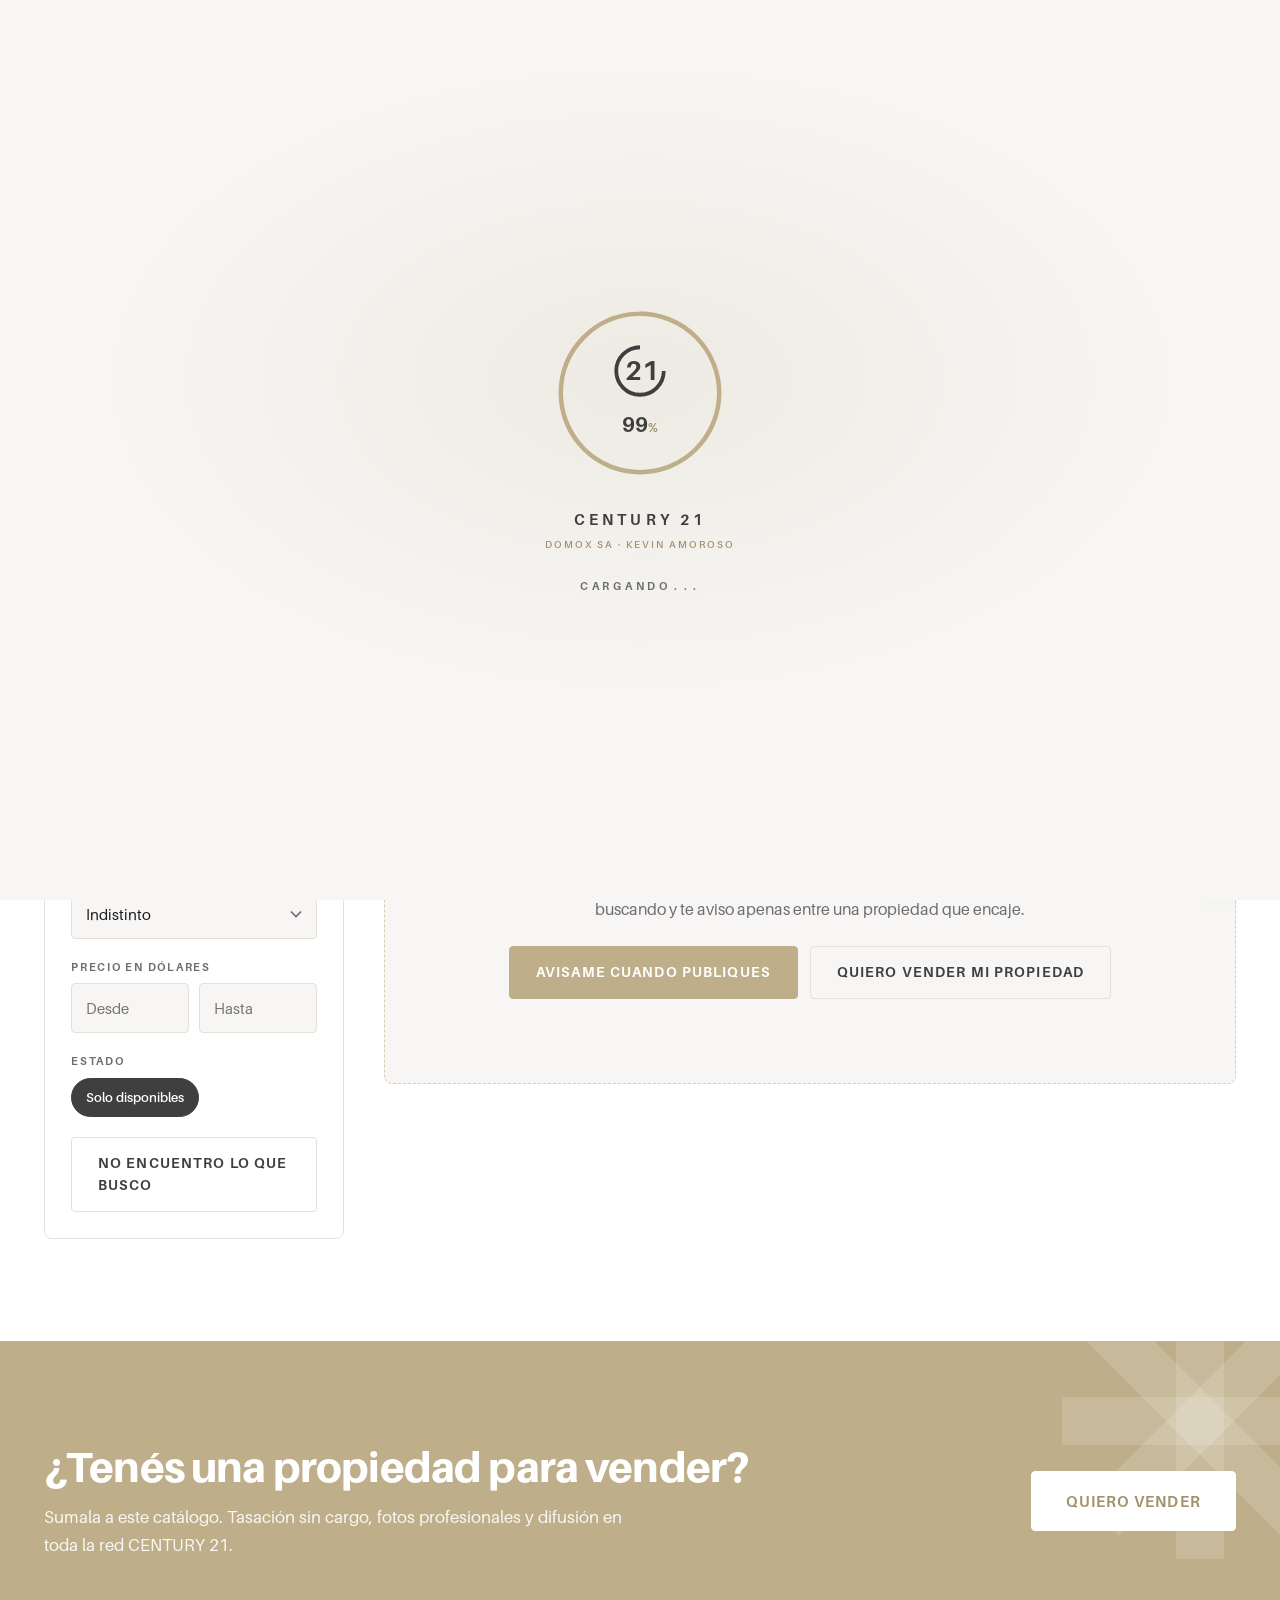
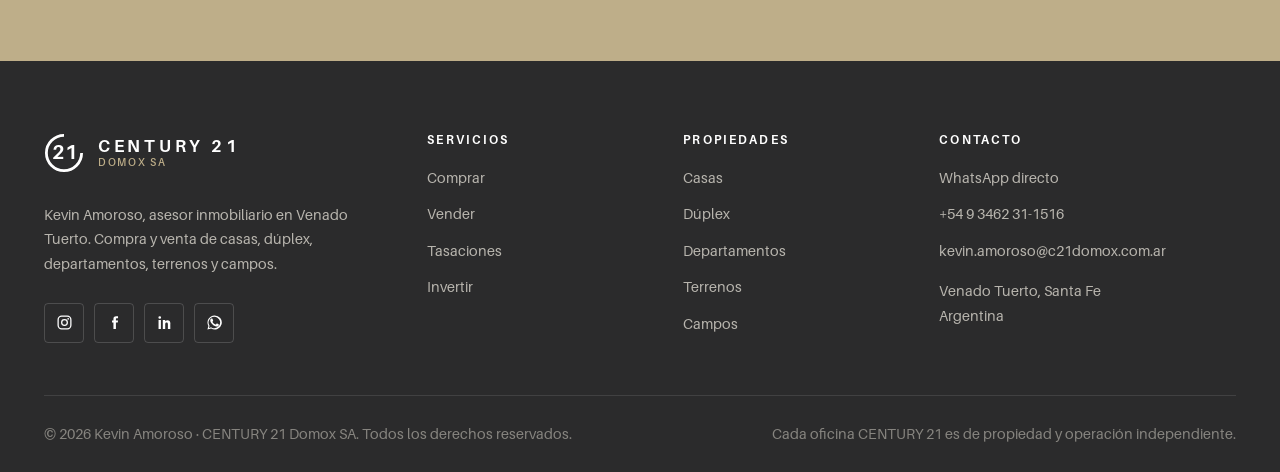
<file: propiedades.html>
<!DOCTYPE html>
<html lang="es-AR">
<head>
<meta charset="utf-8">
<meta name="viewport" content="width=device-width, initial-scale=1">
<title>Propiedades en venta en Venado Tuerto | Kevin Amoroso · CENTURY 21 Domox</title>
<meta name="description" content="Catálogo de casas, dúplex, departamentos, terrenos y campos en venta en Venado Tuerto. Filtrá por zona, precio y dormitorios.">
<meta name="theme-color" content="#3F3F40">
<link rel="icon" href="assets/img/isotipo.svg" type="image/svg+xml">
<link rel="stylesheet" href="assets/css/styles.css?v=2">
</head>
<body>

<!-- La pantalla de carga se inyecta antes que nada para evitar el destello de contenido -->
<script src="assets/js/preloader.js?v=2"></script>
<!-- Registro de metricas: visitas, clics de WhatsApp y consultas -->
<script src="assets/js/supabase.js?v=2"></script>
<script src="assets/js/analytics.js"></script>

<a class="oculto-visual" href="#principal">Ir al contenido principal</a>

<header class="header header--sobre-hero">
  <div class="header__inner">
    <a class="marca" href="index.html" aria-label="Kevin Amoroso — CENTURY 21 Domox SA">
      <svg class="marca__sello" viewBox="0 0 100 100" aria-hidden="true">
        <path d="M50 6a44 44 0 1 0 44 44" fill="none" stroke="currentColor" stroke-width="7"/>
        <text x="53" y="66" font-size="50" font-weight="700" fill="currentColor" text-anchor="middle">21</text>
      </svg>
      <span class="marca__texto">
        <span class="marca__c21">CENTURY 21</span>
        <span class="marca__sub">Domox SA · Kevin Amoroso</span>
      </span>
    </a>
    <nav class="header__nav" id="nav-principal" aria-label="Navegación principal">
      <a href="index.html">Inicio</a>
      <a href="propiedades.html" aria-current="page">Propiedades</a>
      <a href="comprar.html">Comprar</a>
      <a href="vender.html">Vender</a>
      <a href="nosotros.html">Sobre Kevin</a>
      <a href="contacto.html">Contacto</a>
      <a class="btn" data-wa="Hola Kevin, quiero hacerte una consulta sobre una propiedad." href="#" target="_blank" rel="noopener">WhatsApp</a>
    </nav>
    <div class="header__acciones">
      <a class="btn btn--linea" href="vender.html">Tasar mi propiedad</a>
    </div>
    <button class="hamburguesa" type="button" aria-label="Abrir menú" aria-expanded="false" aria-controls="nav-principal">
      <span></span><span></span><span></span>
    </button>
  </div>
</header>

<main id="principal">

<section class="hero hero--compacto">
  <div class="hero__fondo">
    <img src="assets/img/hero-2.jpg" alt="" width="2000" height="1333">
  </div>
  <div class="contenedor hero__inner">
    <div class="hero__contenido">
      <span class="eyebrow hero__eyebrow">Catálogo</span>
      <h1>Propiedades en venta<br>en <em>Venado Tuerto</em></h1>
      <p class="hero__texto">Todo lo que tengo disponible hoy, con precios reales y fichas completas. Filtrá por tipo, barrio, presupuesto y dormitorios.</p>
    </div>
  </div>
</section>

<section class="seccion">
  <div class="contenedor">
    <div class="listado">

      <!-- FILTROS -->
      <form class="filtros" data-filtros data-movil="abierto" aria-label="Filtros de búsqueda">
        <div class="filtros__titulo">
          <h2>Filtros</h2>
          <button class="filtros__reset" type="button" data-reset>Limpiar</button>
        </div>

        <div class="campo">
          <label for="f-tipo">Tipo de propiedad</label>
          <select id="f-tipo" name="tipo"></select>
        </div>

        <div class="campo">
          <label for="f-zona">Zona o barrio</label>
          <select id="f-zona" name="zona"></select>
        </div>

        <div class="campo">
          <label for="f-dorm">Dormitorios (mínimo)</label>
          <select id="f-dorm" name="dorm">
            <option value="">Indistinto</option>
            <option value="1">1 o más</option>
            <option value="2">2 o más</option>
            <option value="3">3 o más</option>
            <option value="4">4 o más</option>
          </select>
        </div>

        <div class="campo">
          <label for="f-min">Precio en dólares</label>
          <div class="rango">
            <input id="f-min" name="min" type="number" min="0" step="1000" placeholder="Desde" inputmode="numeric">
            <input id="f-max" name="max" type="number" min="0" step="1000" placeholder="Hasta" inputmode="numeric">
          </div>
        </div>

        <div class="campo">
          <label id="lbl-estado">Estado</label>
          <div class="chips" role="group" aria-labelledby="lbl-estado">
            <button class="chip" type="button" data-chip-disponibles aria-pressed="true">Solo disponibles</button>
          </div>
        </div>

        <a class="btn btn--linea btn--bloque" data-wa="Hola Kevin, busco una propiedad con estas características:" href="#" target="_blank" rel="noopener">No encuentro lo que busco</a>
      </form>

      <!-- RESULTADOS -->
      <div>
        <div class="listado__barra">
          <p class="listado__conteo" data-conteo aria-live="polite">—</p>
          <div style="display:flex;gap:12px;align-items:center;flex-wrap:wrap">
            <button class="btn btn--linea btn-filtros-movil" type="button" data-toggle-filtros>Filtros</button>
            <label class="listado__orden" for="f-orden">
              Ordenar por
              <select id="f-orden">
                <option value="destacados">Destacados</option>
                <option value="precio-asc">Menor precio</option>
                <option value="precio-desc">Mayor precio</option>
                <option value="sup-desc">Mayor superficie</option>
              </select>
            </label>
          </div>
        </div>

        <div class="grilla grilla--3" data-grid></div>
      </div>

    </div>
  </div>
</section>

<section class="seccion franja">
  <svg class="franja__asterisco" viewBox="0 0 100 100" aria-hidden="true">
    <g fill="currentColor"><rect x="42" y="4" width="16" height="92"/><rect x="4" y="42" width="92" height="16"/>
    <rect x="42" y="4" width="16" height="92" transform="rotate(45 50 50)"/><rect x="4" y="42" width="92" height="16" transform="rotate(45 50 50)"/></g>
  </svg>
  <div class="contenedor" style="display:flex;align-items:center;justify-content:space-between;gap:36px;flex-wrap:wrap">
    <div>
      <h2>¿Tenés una propiedad para vender?</h2>
      <p>Sumala a este catálogo. Tasación sin cargo, fotos profesionales y difusión en toda la red CENTURY 21.</p>
    </div>
    <a class="btn btn--grande btn--fantasma" href="vender.html">Quiero vender</a>
  </div>
</section>

</main>

<footer class="footer">
  <div class="contenedor">
    <div class="footer__top">
      <div>
        <span class="marca">
          <svg class="marca__sello" viewBox="0 0 100 100" aria-hidden="true">
            <path d="M50 6a44 44 0 1 0 44 44" fill="none" stroke="currentColor" stroke-width="7"/>
            <text x="53" y="66" font-size="50" font-weight="700" fill="currentColor" text-anchor="middle">21</text>
          </svg>
          <span class="marca__texto"><span class="marca__c21">CENTURY 21</span><span class="marca__sub">Domox SA</span></span>
        </span>
        <p class="footer__desc">Kevin Amoroso, asesor inmobiliario en Venado Tuerto. Compra y venta de casas, dúplex, departamentos, terrenos y campos.</p>
        <div class="redes">
          <a data-ig href="#" aria-label="Instagram" target="_blank" rel="noopener"><span data-icono="ig"></span></a>
          <a data-fb href="#" aria-label="Facebook" target="_blank" rel="noopener"><span data-icono="fb"></span></a>
          <a data-li href="#" aria-label="LinkedIn" target="_blank" rel="noopener"><span data-icono="in"></span></a>
          <a data-wa="Hola Kevin, te escribo desde la web." href="#" aria-label="WhatsApp" target="_blank" rel="noopener"><span data-icono="wa"></span></a>
        </div>
      </div>
      <div>
        <h4>Servicios</h4>
        <ul>
          <li><a href="comprar.html">Comprar</a></li>
          <li><a href="vender.html">Vender</a></li>
          <li><a href="vender.html#tasacion">Tasaciones</a></li>
          <li><a href="propiedades.html?tipo=terreno">Invertir</a></li>
        </ul>
      </div>
      <div>
        <h4>Propiedades</h4>
        <ul>
          <li><a href="propiedades.html?tipo=casa">Casas</a></li>
          <li><a href="propiedades.html?tipo=duplex">Dúplex</a></li>
          <li><a href="propiedades.html?tipo=depto">Departamentos</a></li>
          <li><a href="propiedades.html?tipo=terreno">Terrenos</a></li>
          <li><a href="propiedades.html?tipo=campo">Campos</a></li>
        </ul>
      </div>
      <div>
        <h4>Contacto</h4>
        <ul>
          <li><a data-wa="Hola Kevin, te escribo desde la web." href="#" target="_blank" rel="noopener">WhatsApp directo</a></li>
          <li><a data-tel href="#">—</a></li>
          <li><a data-email href="#">—</a></li>
          <li style="margin-top:16px"><p>Venado Tuerto, Santa Fe<br>Argentina</p></li>
        </ul>
      </div>
    </div>
    <div class="footer__bottom">
      <p>© <span data-anio>2026</span> Kevin Amoroso · CENTURY 21 Domox SA. Todos los derechos reservados.</p>
      <p>Cada oficina CENTURY 21 es de propiedad y operación independiente.</p>
    </div>
  </div>
</footer>

<a class="wa-flotante" data-wa="Hola Kevin, te escribo desde la web." href="#" target="_blank" rel="noopener" aria-label="Escribir por WhatsApp">
  <span data-icono="wa"></span>
</a>

<script src="assets/js/data.js"></script>
<script src="assets/js/main.js?v=3"></script>
</body>
</html>
</file>
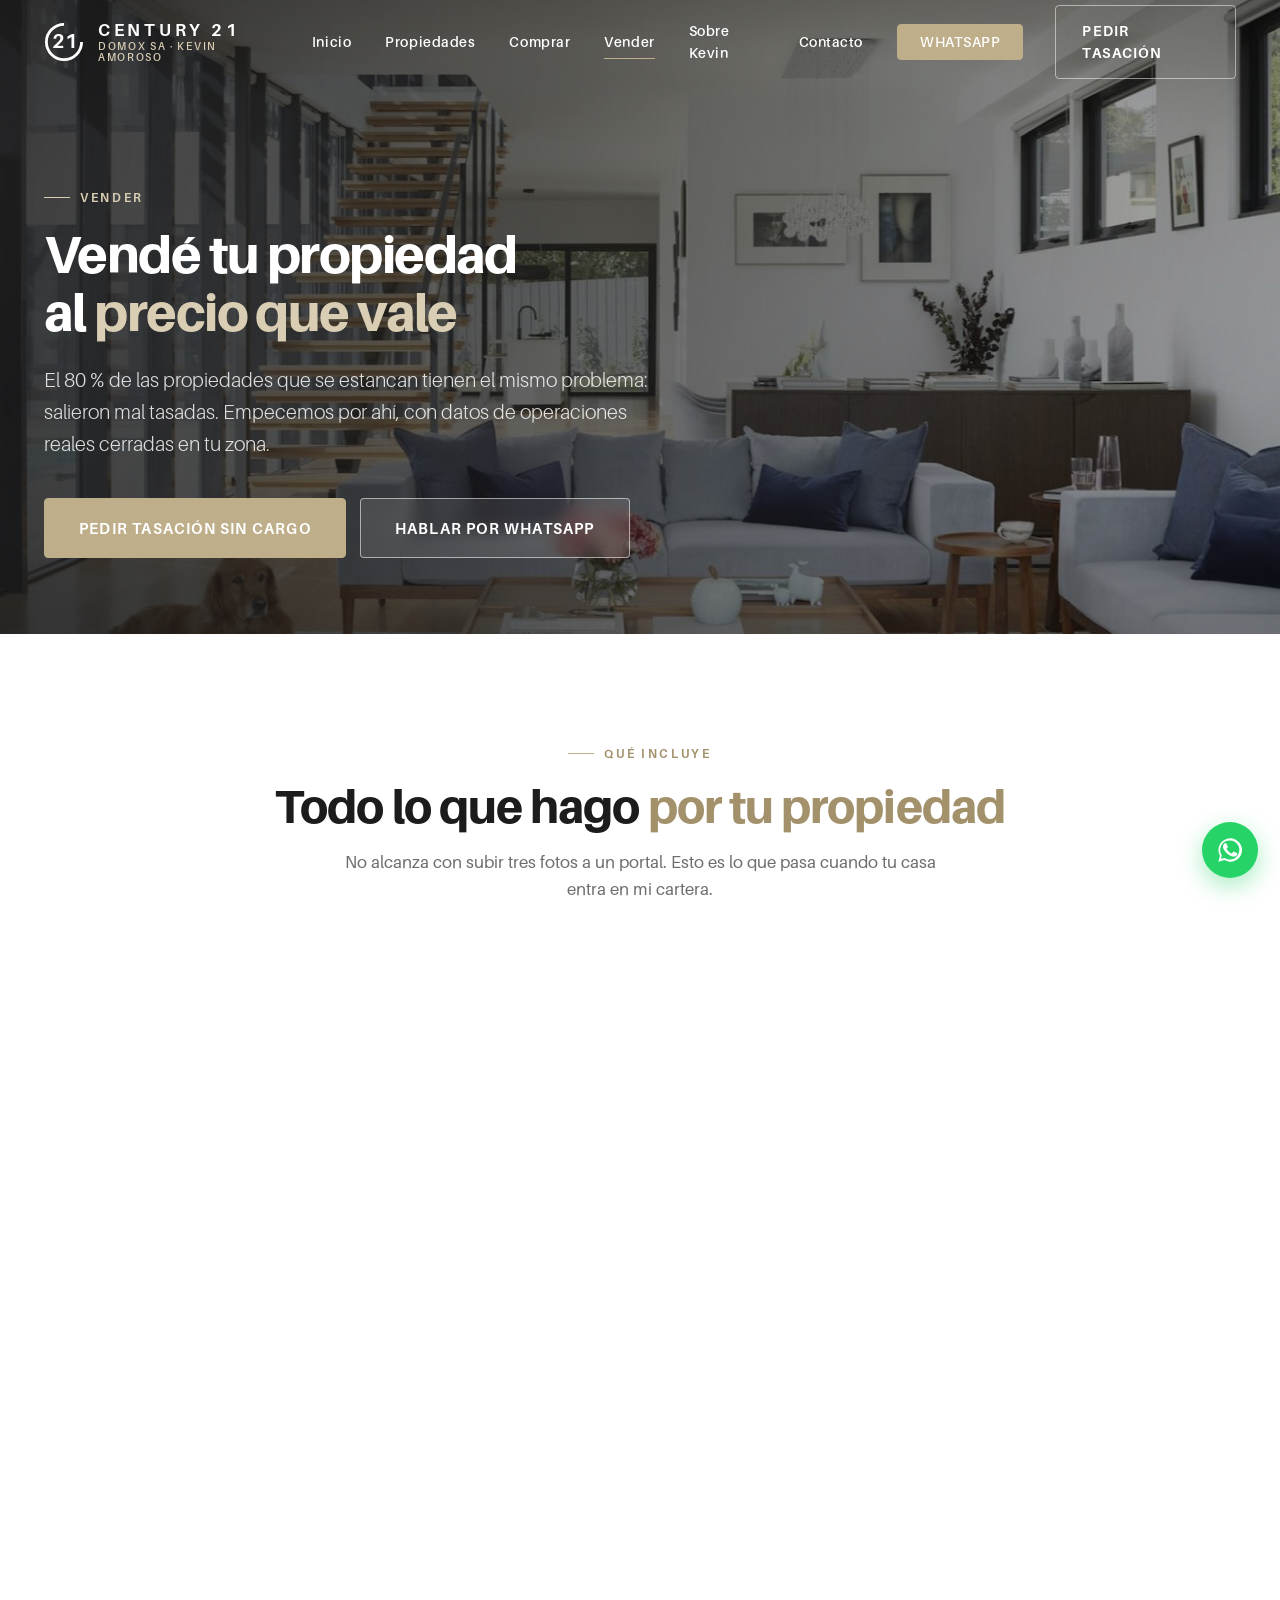
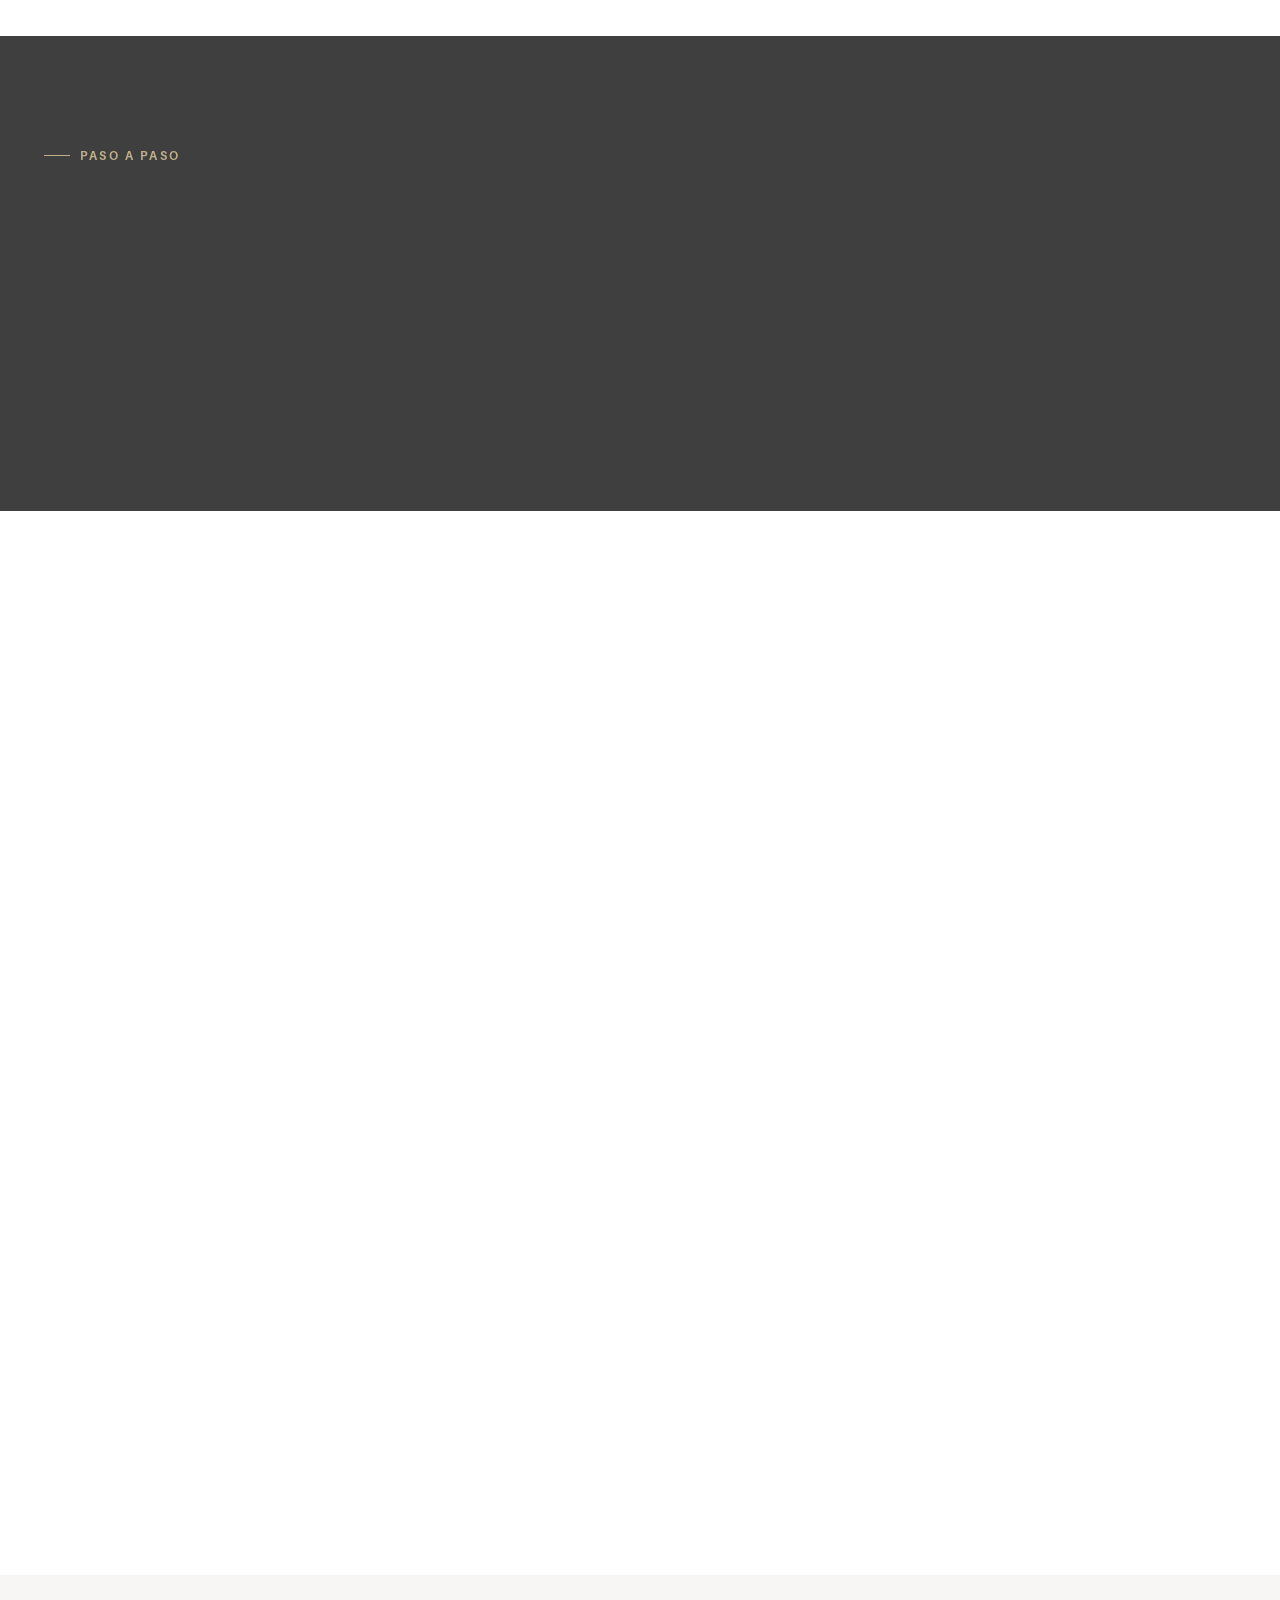
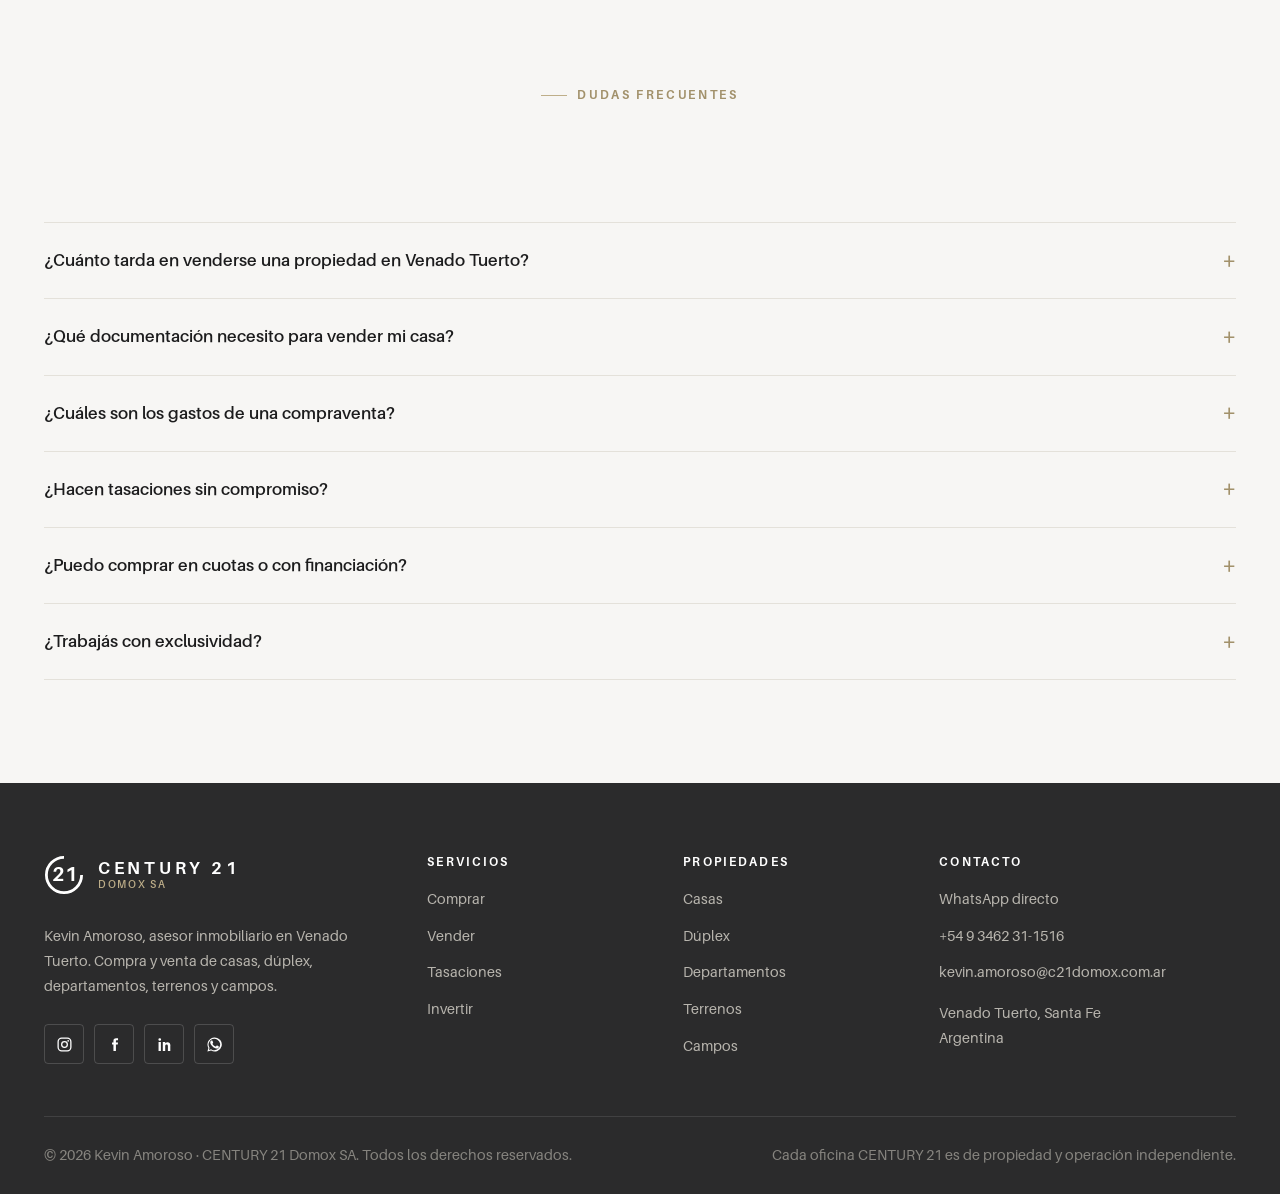
<file: vender.html>
<!DOCTYPE html>
<html lang="es-AR">
<head>
<meta charset="utf-8">
<meta name="viewport" content="width=device-width, initial-scale=1">
<title>Vendé tu propiedad en Venado Tuerto | Kevin Amoroso · CENTURY 21 Domox</title>
<meta name="description" content="Tasación sin cargo y plan de venta para tu casa en Venado Tuerto. Fotos profesionales, difusión en la red CENTURY 21 e informe semanal de avance.">
<meta name="theme-color" content="#3F3F40">
<link rel="icon" href="assets/img/isotipo.svg" type="image/svg+xml">
<link rel="stylesheet" href="assets/css/styles.css?v=2">
</head>
<body>

<!-- La pantalla de carga se inyecta antes que nada para evitar el destello de contenido -->
<script src="assets/js/preloader.js?v=2"></script>
<!-- Registro de metricas: visitas, clics de WhatsApp y consultas -->
<script src="assets/js/supabase.js?v=2"></script>
<script src="assets/js/analytics.js"></script>

<a class="oculto-visual" href="#principal">Ir al contenido principal</a>

<header class="header header--sobre-hero">
  <div class="header__inner">
    <a class="marca" href="index.html" aria-label="Kevin Amoroso — CENTURY 21 Domox SA">
      <svg class="marca__sello" viewBox="0 0 100 100" aria-hidden="true">
        <path d="M50 6a44 44 0 1 0 44 44" fill="none" stroke="currentColor" stroke-width="7"/>
        <text x="53" y="66" font-size="50" font-weight="700" fill="currentColor" text-anchor="middle">21</text>
      </svg>
      <span class="marca__texto">
        <span class="marca__c21">CENTURY 21</span>
        <span class="marca__sub">Domox SA · Kevin Amoroso</span>
      </span>
    </a>
    <nav class="header__nav" id="nav-principal" aria-label="Navegación principal">
      <a href="index.html">Inicio</a>
      <a href="propiedades.html">Propiedades</a>
      <a href="comprar.html">Comprar</a>
      <a href="vender.html" aria-current="page">Vender</a>
      <a href="nosotros.html">Sobre Kevin</a>
      <a href="contacto.html">Contacto</a>
      <a class="btn" data-wa="Hola Kevin, quiero tasar mi propiedad." href="#" target="_blank" rel="noopener">WhatsApp</a>
    </nav>
    <div class="header__acciones">
      <a class="btn btn--linea" href="#tasacion">Pedir tasación</a>
    </div>
    <button class="hamburguesa" type="button" aria-label="Abrir menú" aria-expanded="false" aria-controls="nav-principal">
      <span></span><span></span><span></span>
    </button>
  </div>
</header>

<main id="principal">

<section class="hero hero--compacto">
  <div class="hero__fondo"><img src="assets/img/propiedades/p06.jpg" alt="" width="1400" height="1050"></div>
  <div class="contenedor hero__inner">
    <div class="hero__contenido">
      <span class="eyebrow hero__eyebrow">Vender</span>
      <h1>Vendé tu propiedad<br>al <em>precio que vale</em></h1>
      <p class="hero__texto">
        El 80 % de las propiedades que se estancan tienen el mismo problema: salieron mal tasadas.
        Empecemos por ahí, con datos de operaciones reales cerradas en tu zona.
      </p>
      <div class="hero__acciones">
        <a class="btn btn--grande" href="#tasacion">Pedir tasación sin cargo</a>
        <a class="btn btn--grande btn--fantasma" data-wa="Hola Kevin, quiero tasar mi propiedad en Venado Tuerto." href="#" target="_blank" rel="noopener">Hablar por WhatsApp</a>
      </div>
    </div>
  </div>
</section>

<!-- QUÉ INCLUYE -->
<section class="seccion">
  <div class="contenedor">
    <div class="cabecera-seccion centro">
      <span class="eyebrow">Qué incluye</span>
      <h2 class="titulo-seccion">Todo lo que hago <em>por tu propiedad</em></h2>
      <p class="bajada">No alcanza con subir tres fotos a un portal. Esto es lo que pasa cuando tu casa entra en mi cartera.</p>
    </div>

    <div class="grilla grilla--3">
      <article class="tarjeta tarjeta--hueso reveal">
        <div class="tarjeta__icono" data-icono="grafico"></div>
        <h3>Tasación con datos reales</h3>
        <p>Comparo tu propiedad contra operaciones efectivamente cerradas en los últimos 12 meses en tu barrio, no contra precios de publicación. Te entrego un informe escrito con rango de valor.</p>
      </article>
      <article class="tarjeta tarjeta--hueso reveal">
        <div class="tarjeta__icono" data-icono="camara"></div>
        <h3>Producción profesional</h3>
        <p>Sesión de fotos con equipo profesional, video recorrido y plano orientativo. La primera impresión se juega en la miniatura del aviso.</p>
      </article>
      <article class="tarjeta tarjeta--hueso reveal">
        <div class="tarjeta__icono" data-icono="lupa"></div>
        <h3>Difusión en la red</h3>
        <p>Publicación en portales, redes sociales con campaña paga y —clave— en el sistema interno de CENTURY 21, donde otros asesores buscan para sus compradores.</p>
      </article>
      <article class="tarjeta tarjeta--hueso reveal">
        <div class="tarjeta__icono" data-icono="escudo"></div>
        <h3>Filtro de visitas</h3>
        <p>Califico a cada interesado antes de llevarlo. No te hago perder sábados mostrándole la casa a curiosos.</p>
      </article>
      <article class="tarjeta tarjeta--hueso reveal">
        <div class="tarjeta__icono" data-icono="doc"></div>
        <h3>Informe semanal</h3>
        <p>Cada semana recibís por escrito cuántas visitas tuvo el aviso, cuántas consultas entraron y qué feedback dejaron quienes vinieron a verla.</p>
      </article>
      <article class="tarjeta tarjeta--hueso reveal">
        <div class="tarjeta__icono" data-icono="llave"></div>
        <h3>Cierre y escritura</h3>
        <p>Reserva, boleto de compraventa y coordinación con escribanía. Reviso la documentación antes de publicar para que no aparezcan sorpresas.</p>
      </article>
    </div>
  </div>
</section>

<!-- PROCESO -->
<section class="seccion seccion--tinta">
  <div class="contenedor">
    <div class="cabecera-seccion">
      <span class="eyebrow">Paso a paso</span>
      <h2 class="titulo-seccion">Cómo es <em>el proceso de venta</em></h2>
    </div>
    <div class="grilla grilla--4">
      <article class="paso reveal">
        <span class="paso__n">01</span>
        <h3>Visita y tasación</h3>
        <p>Voy a la propiedad, tomo medidas y fotos, y armo el informe de valor. Sin cargo y sin compromiso.</p>
      </article>
      <article class="paso reveal">
        <span class="paso__n">02</span>
        <h3>Preparación</h3>
        <p>Revisamos documentación, definimos precio de publicación y hacemos la producción de fotos y video.</p>
      </article>
      <article class="paso reveal">
        <span class="paso__n">03</span>
        <h3>Salida al mercado</h3>
        <p>Publicación multicanal, campaña paga y difusión en la red. Empiezan las visitas calificadas.</p>
      </article>
      <article class="paso reveal">
        <span class="paso__n">04</span>
        <h3>Oferta y firma</h3>
        <p>Te presento cada oferta por escrito, negociamos juntos y coordinamos reserva, boleto y escritura.</p>
      </article>
    </div>
  </div>
</section>

<!-- FORMULARIO DE TASACIÓN -->
<section class="seccion" id="tasacion">
  <div class="contenedor">
    <div class="grilla grilla--2" style="align-items:start;gap:48px">
      <div class="reveal">
        <span class="eyebrow">Tasación sin cargo</span>
        <h2 class="titulo-seccion">Contame de <em>tu propiedad</em></h2>
        <p class="bajada">
          Completá el formulario con los datos básicos y coordinamos la visita. La tasación es gratuita,
          no te obliga a firmar exclusividad y el informe queda para vos, la publiques conmigo o no.
        </p>

        <ul class="lista-check" style="margin-top:30px">
          <li><span data-icono="check"></span><span>Informe escrito con rango de valor y precio de publicación sugerido.</span></li>
          <li><span data-icono="check"></span><span>Comparables reales de tu barrio, con superficie y fecha de cierre.</span></li>
          <li><span data-icono="check"></span><span>Revisión previa de documentación para detectar trabas antes de publicar.</span></li>
          <li><span data-icono="check"></span><span>Respuesta dentro de las 24 horas hábiles.</span></li>
        </ul>

        <div class="contacto-panel" style="margin-top:34px">
          <div class="dato">
            <span class="dato__icono" data-icono="wa"></span>
            <div><strong>Prefiero escribir</strong><a data-wa="Hola Kevin, quiero tasar mi propiedad. Te paso los datos:" href="#" target="_blank" rel="noopener">Tasar por WhatsApp</a></div>
          </div>
          <div class="dato">
            <span class="dato__icono" data-icono="tel"></span>
            <div><strong>Prefiero llamar</strong><a data-tel href="#">—</a></div>
          </div>
        </div>
      </div>

      <form class="tarjeta reveal" data-form="Pedido de tasación">
        <h3 style="font-size:21px;margin-bottom:22px">Pedir tasación gratis</h3>
        <div class="form-grid">
          <div class="campo"><label for="t-nombre">Nombre y apellido *</label><input id="t-nombre" name="nombre" type="text" required autocomplete="name"></div>
          <div class="campo"><label for="t-tel">Teléfono *</label><input id="t-tel" name="telefono" type="tel" required autocomplete="tel"></div>
          <div class="campo ancho-total"><label for="t-mail">Email</label><input id="t-mail" name="email" type="email" autocomplete="email"></div>

          <div class="campo"><label for="t-tipo">Tipo de propiedad *</label>
            <select id="t-tipo" name="tipo" required>
              <option>Casa</option><option>Dúplex</option><option>PH</option><option>Departamento</option>
              <option>Quinta</option><option>Terreno</option><option>Local comercial</option><option>Campo</option>
            </select>
          </div>
          <div class="campo"><label for="t-barrio">Barrio o zona *</label><input id="t-barrio" name="barrio" type="text" required placeholder="Ej.: Barrio Norte"></div>

          <div class="campo"><label for="t-m2">Superficie cubierta (m²)</label><input id="t-m2" name="m2" type="number" min="0" inputmode="numeric"></div>
          <div class="campo"><label for="t-lote">Superficie del terreno (m²)</label><input id="t-lote" name="lote" type="number" min="0" inputmode="numeric"></div>

          <div class="campo"><label for="t-dorm">Dormitorios</label>
            <select id="t-dorm" name="dormitorios"><option value="">—</option><option>1</option><option>2</option><option>3</option><option>4</option><option>5 o más</option></select>
          </div>
          <div class="campo"><label for="t-plazo">¿En qué plazo querés vender?</label>
            <select id="t-plazo" name="plazo">
              <option>Lo antes posible</option><option>En los próximos 3 meses</option>
              <option>En los próximos 6 meses</option><option>Todavía estoy averiguando</option>
            </select>
          </div>

          <div class="campo ancho-total"><label for="t-msg">Comentarios</label><textarea id="t-msg" name="mensaje" placeholder="Contame el estado general, si tiene deudas, si está alquilada, etc."></textarea></div>

          <div class="campo campo--check ancho-total">
            <input id="t-ok" name="acepta" type="checkbox" required>
            <label for="t-ok">Acepto ser contactado por Kevin Amoroso para coordinar la tasación.</label>
          </div>

          <div class="ancho-total"><button class="btn btn--bloque btn--grande" type="submit">Pedir tasación sin cargo</button></div>
        </div>
        <p class="aviso-form" hidden></p>
      </form>
    </div>
  </div>
</section>

<!-- FAQ -->
<section class="seccion seccion--hueso">
  <div class="contenedor">
    <div class="cabecera-seccion centro">
      <span class="eyebrow">Dudas frecuentes</span>
      <h2 class="titulo-seccion">Antes de <em>poner el cartel</em></h2>
    </div>
    <div class="faq" data-faq></div>
  </div>
</section>

</main>

<footer class="footer">
  <div class="contenedor">
    <div class="footer__top">
      <div>
        <span class="marca">
          <svg class="marca__sello" viewBox="0 0 100 100" aria-hidden="true">
            <path d="M50 6a44 44 0 1 0 44 44" fill="none" stroke="currentColor" stroke-width="7"/>
            <text x="53" y="66" font-size="50" font-weight="700" fill="currentColor" text-anchor="middle">21</text>
          </svg>
          <span class="marca__texto"><span class="marca__c21">CENTURY 21</span><span class="marca__sub">Domox SA</span></span>
        </span>
        <p class="footer__desc">Kevin Amoroso, asesor inmobiliario en Venado Tuerto. Compra y venta de casas, dúplex, departamentos, terrenos y campos.</p>
        <div class="redes">
          <a data-ig href="#" aria-label="Instagram" target="_blank" rel="noopener"><span data-icono="ig"></span></a>
          <a data-fb href="#" aria-label="Facebook" target="_blank" rel="noopener"><span data-icono="fb"></span></a>
          <a data-li href="#" aria-label="LinkedIn" target="_blank" rel="noopener"><span data-icono="in"></span></a>
          <a data-wa="Hola Kevin, te escribo desde la web." href="#" aria-label="WhatsApp" target="_blank" rel="noopener"><span data-icono="wa"></span></a>
        </div>
      </div>
      <div>
        <h4>Servicios</h4>
        <ul>
          <li><a href="comprar.html">Comprar</a></li>
          <li><a href="vender.html">Vender</a></li>
          <li><a href="vender.html#tasacion">Tasaciones</a></li>
          <li><a href="propiedades.html?tipo=terreno">Invertir</a></li>
        </ul>
      </div>
      <div>
        <h4>Propiedades</h4>
        <ul>
          <li><a href="propiedades.html?tipo=casa">Casas</a></li>
          <li><a href="propiedades.html?tipo=duplex">Dúplex</a></li>
          <li><a href="propiedades.html?tipo=depto">Departamentos</a></li>
          <li><a href="propiedades.html?tipo=terreno">Terrenos</a></li>
          <li><a href="propiedades.html?tipo=campo">Campos</a></li>
        </ul>
      </div>
      <div>
        <h4>Contacto</h4>
        <ul>
          <li><a data-wa="Hola Kevin, te escribo desde la web." href="#" target="_blank" rel="noopener">WhatsApp directo</a></li>
          <li><a data-tel href="#">—</a></li>
          <li><a data-email href="#">—</a></li>
          <li style="margin-top:16px"><p>Venado Tuerto, Santa Fe<br>Argentina</p></li>
        </ul>
      </div>
    </div>
    <div class="footer__bottom">
      <p>© <span data-anio>2026</span> Kevin Amoroso · CENTURY 21 Domox SA. Todos los derechos reservados.</p>
      <p>Cada oficina CENTURY 21 es de propiedad y operación independiente.</p>
    </div>
  </div>
</footer>

<a class="wa-flotante" data-wa="Hola Kevin, te escribo desde la web." href="#" target="_blank" rel="noopener" aria-label="Escribir por WhatsApp">
  <span data-icono="wa"></span>
</a>

<script src="assets/js/data.js"></script>
<script src="assets/js/main.js?v=3"></script>
</body>
</html>
</file>
<file: assets/css/styles.css>
/* ==========================================================================
   Kevin Amoroso · CENTURY 21 Domox SA
   Sistema visual basado en el BrandBook "Identidad Visual Redes"
   Paleta: #BEAE89 (oro) · #3F3F40 (grafito) · #FFFFFF
   Tipografía: Aileron
   ========================================================================== */

/* ---------- Fuentes ---------- */
@font-face { font-family: 'Aileron'; src: url('../fonts/Aileron-Light.woff') format('woff');    font-weight: 300; font-style: normal; font-display: swap; }
@font-face { font-family: 'Aileron'; src: url('../fonts/Aileron-Regular.woff') format('woff');  font-weight: 400; font-style: normal; font-display: swap; }
@font-face { font-family: 'Aileron'; src: url('../fonts/Aileron-SemiBold.woff') format('woff'); font-weight: 600; font-style: normal; font-display: swap; }
@font-face { font-family: 'Aileron'; src: url('../fonts/Aileron-Bold.woff') format('woff');     font-weight: 700; font-style: normal; font-display: swap; }
@font-face { font-family: 'Aileron'; src: url('../fonts/Aileron-Heavy.woff') format('woff');    font-weight: 800; font-style: normal; font-display: swap; }
@font-face { font-family: 'Aileron'; src: url('../fonts/Aileron-Black.woff') format('woff');    font-weight: 900; font-style: normal; font-display: swap; }

/* ---------- Tokens ---------- */
:root {
  --oro:        #BEAE89;
  --oro-osc:    #A2916B;
  --oro-claro:  #D9CEB4;
  --oro-tinte:  #F2EDE3;
  --grafito:    #3F3F40;
  --grafito-2:  #2B2B2C;
  --tinta:      #1C1C1D;
  --gris:       #6E6E70;
  --gris-claro: #A9A9AB;
  --linea:      #E4E1DA;
  --hueso:      #F7F6F4;
  --blanco:     #FFFFFF;

  --fuente: 'Aileron', 'Helvetica Neue', Helvetica, Arial, sans-serif;

  --radio:    4px;
  --radio-md: 8px;
  --radio-lg: 14px;

  --sombra-s: 0 1px 2px rgba(28,28,29,.05), 0 2px 8px rgba(28,28,29,.05);
  --sombra-m: 0 2px 6px rgba(28,28,29,.06), 0 12px 32px rgba(28,28,29,.08);
  --sombra-l: 0 8px 20px rgba(28,28,29,.10), 0 30px 60px rgba(28,28,29,.12);

  --ancho: 1240px;
  --header-h: 84px;
  --ease: cubic-bezier(.22,.61,.36,1);
}

/* ---------- Reset ---------- */
*, *::before, *::after { box-sizing: border-box; }
* { margin: 0; }
html { -webkit-text-size-adjust: 100%; scroll-behavior: smooth; scroll-padding-top: calc(var(--header-h) + 16px); }
body {
  font-family: var(--fuente);
  font-weight: 400;
  font-size: 16px;
  line-height: 1.6;
  color: var(--grafito);
  background: var(--blanco);
  -webkit-font-smoothing: antialiased;
  text-rendering: optimizeLegibility;
}
img, svg, video { display: block; max-width: 100%; }
img { height: auto; }
a { color: inherit; text-decoration: none; }
button, input, select, textarea { font: inherit; color: inherit; }
button { background: none; border: 0; cursor: pointer; }
ul, ol { list-style: none; padding: 0; }
h1, h2, h3, h4 { line-height: 1.12; letter-spacing: -.02em; color: var(--tinta); font-weight: 800; }
:focus-visible { outline: 2px solid var(--oro-osc); outline-offset: 3px; border-radius: 2px; }
::selection { background: var(--oro); color: #fff; }

/* ---------- Utilidades ---------- */
.contenedor { width: 100%; max-width: var(--ancho); margin-inline: auto; padding-inline: 24px; }
.seccion { padding-block: clamp(64px, 8vw, 112px); }
.seccion--hueso { background: var(--hueso); }
.seccion--tinta { background: var(--grafito); color: #E9E7E2; }
.seccion--tinta h2, .seccion--tinta h3 { color: #fff; }
.centro { text-align: center; }
.oculto-visual {
  position: absolute; width: 1px; height: 1px; padding: 0; overflow: hidden;
  clip: rect(0,0,0,0); white-space: nowrap; border: 0;
}

.eyebrow {
  display: inline-flex; align-items: center; gap: 10px;
  font-size: 12px; font-weight: 700; letter-spacing: .22em; text-transform: uppercase;
  color: var(--oro-osc); margin-bottom: 18px;
}
.eyebrow::before { content: ""; width: 26px; height: 1px; background: var(--oro); }
.seccion--tinta .eyebrow { color: var(--oro); }

.titulo-seccion { font-size: clamp(30px, 4vw, 46px); font-weight: 800; }
.titulo-seccion em { font-style: normal; color: var(--oro-osc); }
.bajada { margin-top: 16px; max-width: 62ch; color: var(--gris); font-size: 17px; }
.seccion--tinta .bajada { color: #B8B5AE; }
.centro .bajada { margin-inline: auto; }

.cabecera-seccion { margin-bottom: 48px; }
.cabecera-seccion--fila { display: flex; align-items: flex-end; justify-content: space-between; gap: 32px; flex-wrap: wrap; }

/* ---------- Botones ---------- */
.btn {
  --btn-bg: var(--oro); --btn-fg: #fff; --btn-bd: var(--oro);
  display: inline-flex; align-items: center; justify-content: center; gap: 10px;
  padding: 14px 26px; border: 1px solid var(--btn-bd); background: var(--btn-bg); color: var(--btn-fg);
  font-size: 14px; font-weight: 700; letter-spacing: .08em; text-transform: uppercase;
  border-radius: var(--radio); cursor: pointer;
  transition: background .25s var(--ease), color .25s var(--ease), border-color .25s var(--ease), transform .2s var(--ease);
}
.btn:hover { transform: translateY(-2px); --btn-bg: var(--oro-osc); --btn-bd: var(--oro-osc); }
.btn:active { transform: translateY(0); }
.btn--oscuro  { --btn-bg: var(--grafito); --btn-bd: var(--grafito); }
.btn--oscuro:hover { --btn-bg: var(--tinta); --btn-bd: var(--tinta); }
.btn--linea   { --btn-bg: transparent; --btn-fg: var(--grafito); --btn-bd: var(--linea); }
.btn--linea:hover { --btn-bg: var(--grafito); --btn-fg: #fff; --btn-bd: var(--grafito); }
.btn--fantasma { --btn-bg: rgba(255,255,255,.10); --btn-fg: #fff; --btn-bd: rgba(255,255,255,.55); backdrop-filter: blur(8px); }
.btn--fantasma:hover { --btn-bg: #fff; --btn-fg: var(--tinta); --btn-bd: #fff; }
.btn--bloque { width: 100%; }
.btn--grande { padding: 17px 34px; font-size: 15px; }

.enlace-flecha {
  display: inline-flex; align-items: center; gap: 8px;
  font-size: 13px; font-weight: 700; letter-spacing: .12em; text-transform: uppercase; color: var(--oro-osc);
  border-bottom: 1px solid transparent; padding-bottom: 3px; transition: border-color .25s var(--ease), gap .25s var(--ease);
}
.enlace-flecha:hover { border-color: var(--oro); gap: 14px; }

/* ---------- Marca ---------- */
.marca { display: inline-flex; align-items: center; gap: 14px; }
.marca__sello { width: 40px; height: 40px; color: var(--grafito); flex: none; }
.marca__texto { display: grid; gap: 2px; }
.marca__c21 { font-size: 17px; font-weight: 700; letter-spacing: .22em; line-height: 1; color: var(--grafito); }
.marca__sub  { font-size: 10.5px; font-weight: 600; letter-spacing: .16em; line-height: 1; color: var(--oro-osc); text-transform: uppercase; }

/* ---------- Header ---------- */
.header {
  position: fixed; inset: 0 0 auto 0; z-index: 100; height: var(--header-h);
  display: flex; align-items: center;
  background: transparent;
  transition: background .35s var(--ease), box-shadow .35s var(--ease), height .35s var(--ease);
}
.header__inner { display: flex; align-items: center; gap: 32px; width: 100%; max-width: var(--ancho); margin-inline: auto; padding-inline: 24px; }
.header__nav { margin-left: auto; display: flex; align-items: center; gap: 34px; }
.header__nav a {
  position: relative; font-size: 14px; font-weight: 600; letter-spacing: .04em; color: var(--grafito); padding-block: 6px;
}
.header__nav a::after {
  content: ""; position: absolute; left: 0; bottom: 0; width: 100%; height: 1.5px; background: var(--oro);
  transform: scaleX(0); transform-origin: right; transition: transform .3s var(--ease);
}
.header__nav a:hover::after, .header__nav a[aria-current="page"]::after { transform: scaleX(1); transform-origin: left; }
.header__acciones { display: flex; align-items: center; gap: 14px; }

/* Estado transparente sobre hero oscuro */
.header--sobre-hero:not(.header--fijo) .marca__sello,
.header--sobre-hero:not(.header--fijo) .marca__c21,
.header--sobre-hero:not(.header--fijo) .header__nav a { color: #fff; }
.header--sobre-hero:not(.header--fijo) .marca__sub { color: var(--oro-claro); }
.header--sobre-hero:not(.header--fijo) .btn--linea { --btn-fg: #fff; --btn-bd: rgba(255,255,255,.5); }
.header--sobre-hero:not(.header--fijo) .hamburguesa span { background: #fff; }

.header--fijo { background: rgba(255,255,255,.94); backdrop-filter: blur(14px); box-shadow: 0 1px 0 var(--linea), 0 6px 28px rgba(28,28,29,.06); height: 70px; }
.header:not(.header--sobre-hero) { background: rgba(255,255,255,.94); backdrop-filter: blur(14px); box-shadow: 0 1px 0 var(--linea); }

.hamburguesa { display: none; width: 42px; height: 42px; flex-direction: column; justify-content: center; gap: 5px; padding: 0 8px; }
.hamburguesa span { display: block; height: 2px; background: var(--grafito); border-radius: 2px; transition: transform .3s var(--ease), opacity .2s; }
.hamburguesa[aria-expanded="true"] span:nth-child(1) { transform: translateY(7px) rotate(45deg); }
.hamburguesa[aria-expanded="true"] span:nth-child(2) { opacity: 0; }
.hamburguesa[aria-expanded="true"] span:nth-child(3) { transform: translateY(-7px) rotate(-45deg); }

/* ---------- Hero ---------- */
.hero { position: relative; min-height: min(92vh, 860px); display: flex; align-items: center; padding-top: var(--header-h); overflow: hidden; }
.hero__fondo { position: absolute; inset: 0; z-index: -2; }
.hero__fondo img { width: 100%; height: 100%; object-fit: cover; }
/* Viñeta: oscurece el marco del video/foto para que el centro destaque más.
   Va encima de la foto y del video (::after pinta después de ambos), y debajo
   del degradé de legibilidad del texto (.hero::after, z-index -1). */
.hero__fondo::after {
  content: ""; position: absolute; inset: 0; pointer-events: none;
  background: radial-gradient(125% 92% at 50% 46%, transparent 40%, rgba(10,10,11,.62) 100%);
}
/* Video de fondo: entra por encima de la foto una vez que arrancó a reproducirse,
   así nunca se ve un rectángulo negro mientras carga. */
.hero__video {
  position: absolute; inset: 0; width: 100%; height: 100%; object-fit: cover;
  opacity: 0; transition: opacity .9s var(--ease); pointer-events: none;
}
.hero__video.visible { opacity: 1; }
.hero::after {
  content: ""; position: absolute; inset: 0; z-index: -1;
  background: linear-gradient(100deg, rgba(28,28,29,.86) 0%, rgba(28,28,29,.68) 42%, rgba(28,28,29,.30) 100%);
}
.hero__inner { position: relative; width: 100%; padding-block: 90px 70px; }
.hero__contenido { max-width: 720px; color: #fff; }
.hero__eyebrow { color: var(--oro-claro); }
.hero__eyebrow::before { background: var(--oro-claro); }
.hero h1 { color: #fff; font-size: clamp(38px, 6vw, 68px); font-weight: 800; letter-spacing: -.03em; }
.hero h1 em { font-style: normal; color: var(--oro-claro); }
.hero__texto { margin-top: 22px; font-size: clamp(17px, 1.6vw, 20px); color: rgba(255,255,255,.84); max-width: 56ch; font-weight: 300; }
.hero__acciones { margin-top: 38px; display: flex; gap: 14px; flex-wrap: wrap; }
.hero__metricas { margin-top: 56px; display: flex; gap: 44px; flex-wrap: wrap; }
.hero__metrica strong { display: block; font-size: 32px; font-weight: 800; color: #fff; line-height: 1.1; }
.hero__metrica span { font-size: 12px; letter-spacing: .14em; text-transform: uppercase; color: rgba(255,255,255,.6); }

.hero--compacto { min-height: 0; }
.hero--compacto .hero__inner { padding-block: 96px 76px; }
.hero--compacto h1 { font-size: clamp(32px, 4.6vw, 52px); }

/* ---------- Buscador ---------- */
.buscador {
  position: relative; z-index: 5; margin-top: -60px;
  background: #fff; border: 1px solid var(--linea); border-radius: var(--radio-lg);
  box-shadow: var(--sombra-l); padding: 26px;
}
.buscador__grid { display: grid; grid-template-columns: repeat(4, 1fr) auto; gap: 16px; align-items: end; }
.campo { display: grid; gap: 7px; min-width: 0; }
.campo > label { font-size: 11px; font-weight: 700; letter-spacing: .16em; text-transform: uppercase; color: var(--gris); }
.campo select, .campo input, .campo textarea {
  width: 100%; padding: 12px 14px; background: var(--hueso);
  border: 1px solid var(--linea); border-radius: var(--radio); font-size: 15px; color: var(--tinta);
  transition: border-color .2s var(--ease), background .2s var(--ease), box-shadow .2s var(--ease);
}
.campo textarea { resize: vertical; min-height: 130px; }
.campo select {
  appearance: none; cursor: pointer; padding-right: 38px;
  background-image: url("data:image/svg+xml,%3Csvg xmlns='http://www.w3.org/2000/svg' viewBox='0 0 12 8' fill='none' stroke='%236E6E70' stroke-width='1.6'%3E%3Cpath d='M1 1.5 6 6.5l5-5'/%3E%3C/svg%3E");
  background-repeat: no-repeat; background-position: right 14px center; background-size: 12px;
}
.campo :is(select, input, textarea):focus {
  outline: none; border-color: var(--oro); background: #fff; box-shadow: 0 0 0 3px rgba(190,174,137,.20);
}
.campo--check { display: flex; align-items: flex-start; gap: 10px; }
.campo--check input { width: auto; accent-color: var(--oro-osc); margin-top: 4px; }
.campo--check label { font-size: 13px; color: var(--gris); letter-spacing: 0; text-transform: none; font-weight: 400; }

/* ---------- Grillas ---------- */
/* minmax(0,1fr) evita que el contenido con palabras largas (mails, URLs)
   estire la columna más allá del contenedor y genere scroll horizontal. */
.grilla { display: grid; gap: 28px; }
.grilla--2 { grid-template-columns: repeat(2, minmax(0, 1fr)); }
.grilla--3 { grid-template-columns: repeat(3, minmax(0, 1fr)); }
.grilla--4 { grid-template-columns: repeat(4, minmax(0, 1fr)); }

/* ---------- Tarjeta de propiedad ---------- */
.propiedad {
  display: flex; flex-direction: column; background: #fff;
  border: 1px solid var(--linea); border-radius: var(--radio-md); overflow: hidden;
  transition: transform .35s var(--ease), box-shadow .35s var(--ease), border-color .35s var(--ease);
}
.propiedad:hover { transform: translateY(-6px); box-shadow: var(--sombra-m); border-color: var(--oro-claro); }
.propiedad__media { position: relative; aspect-ratio: 4 / 3; overflow: hidden; background: var(--oro-tinte); }
.propiedad__media img { width: 100%; height: 100%; object-fit: cover; transition: transform .7s var(--ease); }
.propiedad:hover .propiedad__media img { transform: scale(1.06); }
.propiedad__etiquetas { position: absolute; top: 14px; left: 14px; display: flex; gap: 8px; flex-wrap: wrap; }
.etiqueta {
  padding: 6px 11px; font-size: 10.5px; font-weight: 700; letter-spacing: .14em; text-transform: uppercase;
  background: rgba(255,255,255,.94); color: var(--grafito); border-radius: 3px; backdrop-filter: blur(6px);
}
.etiqueta--oro    { background: var(--oro); color: #fff; }
.etiqueta--tinta  { background: var(--grafito); color: #fff; }
.propiedad__fav {
  position: absolute; top: 12px; right: 12px; width: 38px; height: 38px; display: grid; place-items: center;
  background: rgba(255,255,255,.92); border-radius: 50%; color: var(--grafito); backdrop-filter: blur(6px);
  transition: color .2s var(--ease), transform .2s var(--ease);
}
.propiedad__fav:hover { transform: scale(1.08); color: var(--oro-osc); }
.propiedad__fav[aria-pressed="true"] { color: #C0392B; }
.propiedad__fav[aria-pressed="true"] svg { fill: currentColor; }
.propiedad__cuerpo { padding: 22px; display: flex; flex-direction: column; gap: 12px; flex: 1; }
.propiedad__precio { font-size: 25px; font-weight: 800; color: var(--tinta); letter-spacing: -.02em; }
.propiedad__precio small { font-size: 13px; font-weight: 600; color: var(--gris); letter-spacing: .06em; }
.propiedad__titulo { font-size: 16.5px; font-weight: 600; line-height: 1.4; color: var(--grafito); }
.propiedad__ubicacion { display: flex; align-items: center; gap: 7px; font-size: 14px; color: var(--gris); }
.propiedad__ubicacion svg { width: 15px; height: 15px; color: var(--oro-osc); flex: none; }
.propiedad__specs {
  margin-top: auto; padding-top: 16px; border-top: 1px solid var(--linea);
  display: flex; gap: 18px; flex-wrap: wrap; font-size: 13.5px; color: var(--gris);
}
.propiedad__specs li { display: flex; align-items: center; gap: 6px; }
.propiedad__specs svg { width: 16px; height: 16px; color: var(--oro-osc); flex: none; }

/* ---------- Tarjetas genéricas ---------- */
.tarjeta { background: #fff; border: 1px solid var(--linea); border-radius: var(--radio-md); padding: 32px; height: 100%; }
.tarjeta--hueso { background: var(--hueso); }
.tarjeta__icono {
  width: 52px; height: 52px; display: grid; place-items: center; margin-bottom: 20px;
  background: var(--oro-tinte); color: var(--oro-osc); border-radius: var(--radio);
}
.tarjeta__icono svg { width: 26px; height: 26px; }
.tarjeta h3 { font-size: 19px; font-weight: 700; margin-bottom: 10px; }
.tarjeta p { color: var(--gris); font-size: 15px; }

/* Paso numerado */
.paso { position: relative; padding-left: 74px; }
.paso__n {
  position: absolute; left: 0; top: 0; width: 54px; height: 54px; display: grid; place-items: center;
  border: 1px solid var(--oro); color: var(--oro-osc); border-radius: 50%;
  font-size: 18px; font-weight: 800;
}
.paso h3 { font-size: 19px; margin-bottom: 8px; }
.paso p { color: var(--gris); font-size: 15px; }
.seccion--tinta .paso p { color: #B8B5AE; }
.seccion--tinta .paso__n { border-color: var(--oro); color: var(--oro); }

/* Categorías */
.categoria {
  display: flex; flex-direction: column; align-items: center; justify-content: center; gap: 12px;
  padding: 30px 16px; background: #fff; border: 1px solid var(--linea); border-radius: var(--radio-md);
  text-align: center; transition: all .3s var(--ease);
}
.categoria:hover { border-color: var(--oro); background: var(--oro-tinte); transform: translateY(-4px); }
.categoria svg { width: 32px; height: 32px; color: var(--oro-osc); }
.categoria span { font-size: 12px; font-weight: 700; letter-spacing: .12em; text-transform: uppercase; color: var(--grafito); }
.categoria small { font-size: 12px; color: var(--gris-claro); letter-spacing: 0; text-transform: none; }

/* Zonas */
.zona { position: relative; display: block; border-radius: var(--radio-md); overflow: hidden; aspect-ratio: 3 / 4; }
.zona img { width: 100%; height: 100%; object-fit: cover; transition: transform .8s var(--ease); }
.zona:hover img { transform: scale(1.07); }
.zona::after { content: ""; position: absolute; inset: 0; background: linear-gradient(to top, rgba(28,28,29,.82) 0%, rgba(28,28,29,.10) 55%, transparent 100%); }
.zona__texto { position: absolute; left: 20px; right: 20px; bottom: 20px; z-index: 2; color: #fff; }
.zona__texto strong { display: block; font-size: 19px; font-weight: 700; }
.zona__texto span { font-size: 13px; color: rgba(255,255,255,.72); }

/* Estadísticas */
.stat { padding: 28px; background: #fff; border: 1px solid var(--linea); border-radius: var(--radio-md); }
.stat strong { display: block; font-size: clamp(30px, 3.4vw, 42px); font-weight: 800; color: var(--tinta); letter-spacing: -.03em; line-height: 1.05; }
.stat span { display: block; margin-top: 8px; font-size: 13px; font-weight: 600; letter-spacing: .1em; text-transform: uppercase; color: var(--grafito); }
.stat small { display: block; margin-top: 6px; font-size: 13px; color: var(--gris); }
.stat small.sube { color: #2E7D4F; font-weight: 600; }

/* ---------- Perfil del asesor ---------- */
.perfil { display: grid; grid-template-columns: minmax(0,.85fr) minmax(0,1fr); gap: clamp(36px, 6vw, 80px); align-items: center; }
.perfil__foto { position: relative; }
.perfil__foto img { width: 100%; aspect-ratio: 4 / 5; object-fit: cover; border-radius: var(--radio-md); }
.perfil__foto::before {
  content: ""; position: absolute; inset: 22px -22px -22px 22px; border: 1px solid var(--oro); border-radius: var(--radio-md); z-index: -1;
}
.perfil__firma { margin-top: 26px; display: flex; align-items: center; gap: 16px; padding-top: 26px; border-top: 1px solid var(--linea); }
.perfil__firma .marca__sello { width: 46px; height: 46px; color: var(--oro-osc); }
.perfil__firma p { font-size: 14px; color: var(--gris); }
.perfil__firma strong { display: block; color: var(--tinta); font-size: 15px; }
.lista-check { display: grid; gap: 14px; margin-top: 28px; }
.lista-check li { display: flex; gap: 12px; align-items: flex-start; font-size: 15.5px; color: var(--gris); }
.lista-check svg { width: 20px; height: 20px; color: var(--oro-osc); flex: none; margin-top: 2px; }

/* ---------- Testimonios ---------- */
.testimonio { background: #fff; border: 1px solid var(--linea); border-radius: var(--radio-md); padding: 32px; height: 100%; display: flex; flex-direction: column; gap: 18px; }
.testimonio__estrellas { display: flex; gap: 3px; color: var(--oro); }
.testimonio__estrellas svg { width: 17px; height: 17px; }
.testimonio blockquote { font-size: 16px; line-height: 1.65; color: var(--grafito); flex: 1; }
.testimonio figcaption { display: flex; align-items: center; gap: 12px; padding-top: 18px; border-top: 1px solid var(--linea); }
.avatar { width: 44px; height: 44px; border-radius: 50%; background: var(--oro-tinte); color: var(--oro-osc); display: grid; place-items: center; font-weight: 800; font-size: 15px; flex: none; }
.testimonio figcaption strong { display: block; font-size: 15px; color: var(--tinta); }
.testimonio figcaption span { font-size: 13px; color: var(--gris); }

/* ---------- Franja CTA ---------- */
.franja { position: relative; overflow: hidden; background: var(--oro); color: #fff; }
.franja__asterisco { position: absolute; color: rgba(255,255,255,.14); width: 300px; height: 300px; right: -70px; top: -70px; }
.franja__asterisco--2 { right: auto; top: auto; left: -90px; bottom: -110px; width: 260px; height: 260px; }
.franja .contenedor { position: relative; z-index: 2; }
.franja h2 { color: #fff; font-size: clamp(28px, 3.6vw, 42px); }
.franja p { color: rgba(255,255,255,.9); margin-top: 14px; font-size: 17px; max-width: 58ch; }
.franja .btn--fantasma { --btn-bg: #fff; --btn-fg: var(--oro-osc); --btn-bd: #fff; }
.franja .btn--fantasma:hover { --btn-bg: var(--grafito); --btn-fg: #fff; --btn-bd: var(--grafito); }

/* ---------- Formularios / contacto ---------- */
.form-grid { display: grid; grid-template-columns: repeat(2, 1fr); gap: 20px; }
.form-grid .ancho-total { grid-column: 1 / -1; }
.aviso-form {
  margin-top: 18px; padding: 14px 18px; border-radius: var(--radio); font-size: 14.5px;
  background: var(--oro-tinte); color: var(--grafito); border: 1px solid var(--oro-claro);
}
.aviso-form[hidden] { display: none; }

.contacto-panel { background: var(--hueso); border: 1px solid var(--linea); border-radius: var(--radio-md); padding: 34px; }
.dato { display: flex; gap: 16px; padding-block: 18px; border-bottom: 1px solid var(--linea); }
.dato:last-child { border-bottom: 0; }
.dato__icono { width: 42px; height: 42px; flex: none; display: grid; place-items: center; background: #fff; border: 1px solid var(--linea); border-radius: var(--radio); color: var(--oro-osc); }
.dato__icono svg { width: 19px; height: 19px; }
.dato strong { display: block; font-size: 12px; font-weight: 700; letter-spacing: .14em; text-transform: uppercase; color: var(--gris); margin-bottom: 3px; }
.dato > div { min-width: 0; }
.dato a, .dato p { font-size: 16px; color: var(--tinta); overflow-wrap: anywhere; }
.dato a:hover { color: var(--oro-osc); }

/* ---------- Listado / filtros ---------- */
.listado { display: grid; grid-template-columns: 300px minmax(0, 1fr); gap: 40px; align-items: start; }
.filtros { position: sticky; top: calc(var(--header-h) + 20px); background: #fff; border: 1px solid var(--linea); border-radius: var(--radio-md); padding: 26px; display: grid; gap: 20px; }
.filtros__titulo { display: flex; align-items: center; justify-content: space-between; }
.filtros__titulo h2 { font-size: 17px; }
.filtros__reset { font-size: 12.5px; color: var(--oro-osc); font-weight: 600; text-decoration: underline; text-underline-offset: 3px; }
.rango { display: grid; grid-template-columns: 1fr 1fr; gap: 10px; }
.chips { display: flex; gap: 8px; flex-wrap: wrap; }
.chip {
  padding: 8px 14px; border: 1px solid var(--linea); border-radius: 999px; font-size: 13px; font-weight: 600;
  color: var(--gris); background: #fff; transition: all .2s var(--ease);
}
.chip:hover { border-color: var(--oro); color: var(--oro-osc); }
.chip[aria-pressed="true"] { background: var(--grafito); border-color: var(--grafito); color: #fff; }

.listado__barra { display: flex; align-items: center; justify-content: space-between; gap: 20px; flex-wrap: wrap; margin-bottom: 26px; }
.listado__conteo { font-size: 15px; color: var(--gris); }
.listado__conteo strong { color: var(--tinta); font-weight: 700; }
.listado__orden { display: flex; align-items: center; gap: 10px; font-size: 13px; color: var(--gris); }
.listado__orden select { padding: 9px 34px 9px 12px; font-size: 14px; }
.sin-resultados { padding: 70px 24px; text-align: center; border: 1px dashed var(--linea); border-radius: var(--radio-md); background: var(--hueso); }
.sin-resultados h3 { font-size: 20px; margin-bottom: 10px; }
.sin-resultados p { color: var(--gris); margin-bottom: 22px; }
.btn-filtros-movil { display: none; }

/* ---------- Detalle de propiedad ---------- */
.galeria { display: grid; grid-template-columns: 2fr 1fr; gap: 12px; border-radius: var(--radio-md); overflow: hidden; }
.galeria__principal { aspect-ratio: 16 / 11; }
.galeria__lado { display: grid; gap: 12px; grid-template-rows: 1fr 1fr; }
.galeria img { width: 100%; height: 100%; object-fit: cover; cursor: zoom-in; transition: opacity .3s var(--ease); }
.galeria img:hover { opacity: .9; }
.galeria__lado > div { position: relative; overflow: hidden; }
.galeria__mas {
  position: absolute; inset: 0; display: grid; place-items: center; background: rgba(28,28,29,.55);
  color: #fff; font-size: 14px; font-weight: 700; letter-spacing: .1em; text-transform: uppercase;
}

.detalle { display: grid; grid-template-columns: minmax(0,1fr) 380px; gap: 48px; align-items: start; }
.detalle__ficha { display: grid; grid-template-columns: repeat(auto-fit, minmax(140px, 1fr)); gap: 1px; background: var(--linea); border: 1px solid var(--linea); border-radius: var(--radio-md); overflow: hidden; }
.detalle__ficha div { background: #fff; padding: 20px; }
.detalle__ficha strong { display: block; font-size: 11px; font-weight: 700; letter-spacing: .14em; text-transform: uppercase; color: var(--gris); margin-bottom: 6px; }
.detalle__ficha span { font-size: 17px; font-weight: 600; color: var(--tinta); }
.detalle__bloque { padding-top: 40px; margin-top: 40px; border-top: 1px solid var(--linea); }
.detalle__bloque h2 { font-size: 22px; margin-bottom: 18px; }
.detalle__bloque p { color: var(--gris); font-size: 16px; }
.detalle__bloque p + p { margin-top: 14px; }
.amenities { display: grid; grid-template-columns: repeat(auto-fill, minmax(220px, 1fr)); gap: 14px; }
.amenities li { display: flex; gap: 10px; align-items: center; font-size: 15px; color: var(--grafito); }
.amenities svg { width: 18px; height: 18px; color: var(--oro-osc); flex: none; }
.aside-contacto { position: sticky; top: calc(var(--header-h) + 20px); border: 1px solid var(--linea); border-radius: var(--radio-md); overflow: hidden; }
.aside-contacto__cab { background: var(--grafito); color: #fff; padding: 26px; }
.aside-contacto__cab .precio { font-size: 30px; font-weight: 800; color: #fff; letter-spacing: -.02em; }
.aside-contacto__cab .ref { font-size: 12px; letter-spacing: .14em; text-transform: uppercase; color: var(--oro-claro); margin-top: 4px; }
.aside-contacto__cuerpo { padding: 26px; background: #fff; display: grid; gap: 16px; }
.asesor-mini { display: flex; align-items: center; gap: 14px; padding-bottom: 18px; border-bottom: 1px solid var(--linea); }
.asesor-mini img { width: 56px; height: 56px; border-radius: 50%; object-fit: cover; flex: none; }
.asesor-mini strong { display: block; font-size: 15.5px; color: var(--tinta); }
.asesor-mini span { font-size: 13px; color: var(--gris); }
.mapa-embed { border: 1px solid var(--linea); border-radius: var(--radio-md); overflow: hidden; }
.mapa-embed iframe { display: block; width: 100%; height: 380px; border: 0; filter: grayscale(.35) contrast(1.05); }

/* ---------- Lightbox ---------- */
.lightbox { position: fixed; inset: 0; z-index: 200; background: rgba(20,20,21,.94); display: grid; place-items: center; padding: 5vh 5vw; }
.lightbox[hidden] { display: none; }
.lightbox img { max-width: 100%; max-height: 90vh; object-fit: contain; border-radius: var(--radio); }
.lightbox__cerrar { position: absolute; top: 24px; right: 28px; color: #fff; font-size: 34px; line-height: 1; }
.lightbox__nav { position: absolute; top: 50%; transform: translateY(-50%); color: #fff; font-size: 44px; padding: 10px 18px; opacity: .7; }
.lightbox__nav:hover { opacity: 1; }
.lightbox__nav--prev { left: 12px; }
.lightbox__nav--next { right: 12px; }
.lightbox__contador { position: absolute; bottom: 24px; left: 50%; transform: translateX(-50%); color: rgba(255,255,255,.75); font-size: 13px; letter-spacing: .14em; }

/* ---------- FAQ ---------- */
.faq { border-top: 1px solid var(--linea); }
.faq__item { border-bottom: 1px solid var(--linea); }
.faq__pregunta {
  width: 100%; display: flex; align-items: center; justify-content: space-between; gap: 24px;
  padding: 24px 0; text-align: left; font-size: 17px; font-weight: 600; color: var(--tinta);
}
.faq__pregunta i { font-style: normal; color: var(--oro-osc); font-size: 24px; line-height: 1; transition: transform .3s var(--ease); flex: none; }
.faq__pregunta[aria-expanded="true"] i { transform: rotate(45deg); }
.faq__respuesta { display: grid; grid-template-rows: 0fr; transition: grid-template-rows .35s var(--ease); }
.faq__respuesta > div { overflow: hidden; }
.faq__pregunta[aria-expanded="true"] + .faq__respuesta { grid-template-rows: 1fr; }
.faq__respuesta p { padding-bottom: 24px; color: var(--gris); font-size: 15.5px; max-width: 78ch; }

/* ---------- Footer ---------- */
.footer { background: var(--grafito-2); color: #B8B5AE; padding-block: 72px 0; }
.footer__top { display: grid; grid-template-columns: 1.6fr 1fr 1fr 1.4fr; gap: 44px; padding-bottom: 52px; }
.footer .marca__sello, .footer .marca__c21 { color: #fff; }
.footer .marca__sub { color: var(--oro); }
.footer p { font-size: 14.5px; line-height: 1.7; }
.footer h4 { color: #fff; font-size: 12px; font-weight: 700; letter-spacing: .18em; text-transform: uppercase; margin-bottom: 18px; }
.footer li + li { margin-top: 11px; }
.footer a { font-size: 14.5px; transition: color .2s var(--ease); }
.footer a:hover { color: var(--oro); }
.footer__desc { margin-top: 22px; max-width: 38ch; }
.redes { display: flex; gap: 10px; margin-top: 26px; }
.redes a { width: 40px; height: 40px; display: grid; place-items: center; border: 1px solid rgba(255,255,255,.16); border-radius: var(--radio); color: #fff; transition: all .25s var(--ease); }
.redes a:hover { background: var(--oro); border-color: var(--oro); transform: translateY(-3px); }
.redes svg { width: 17px; height: 17px; }
.footer__bottom {
  display: flex; align-items: center; justify-content: space-between; gap: 20px; flex-wrap: wrap;
  padding-block: 26px; border-top: 1px solid rgba(255,255,255,.10); font-size: 13px; color: #86847F;
}

/* ---------- WhatsApp flotante ---------- */
.wa-flotante {
  position: fixed; right: 22px; bottom: 22px; z-index: 90;
  width: 56px; height: 56px; display: grid; place-items: center;
  background: #25D366; color: #fff; border-radius: 50%; box-shadow: 0 8px 24px rgba(37,211,102,.4);
  transition: transform .25s var(--ease);
}
.wa-flotante:hover { transform: scale(1.08); }
.wa-flotante svg { width: 28px; height: 28px; }

/* ---------- Animación de entrada ---------- */
.reveal { opacity: 0; transform: translateY(24px); transition: opacity .7s var(--ease), transform .7s var(--ease); }
.reveal.visible { opacity: 1; transform: none; }

/* Revelado con máscara para títulos: el texto "sube" desde su propia línea base */
.reveal-mask { opacity: 0; clip-path: inset(0 0 105% 0); transform: translateY(14px); }
.reveal-mask.visible {
  opacity: 1; clip-path: inset(-20% -20% -20% -20%); transform: none;
  transition: opacity .8s var(--ease), clip-path .95s var(--ease), transform .95s var(--ease);
}

/* ==========================================================================
   PANTALLA DE CARGA
   ========================================================================== */
html.cargando, html.cargando body { overflow: hidden; }

.precarga {
  position: fixed; inset: 0; z-index: 999;
  display: grid; place-items: center; gap: 0;
  background: var(--hueso);
  transition: opacity .65s var(--ease), visibility .65s var(--ease);
}
.precarga::before {
  content: ""; position: absolute; inset: 0;
  background:
    radial-gradient(60% 50% at 50% 42%, rgba(190,174,137,.16), transparent 70%);
}
.precarga.oculta { opacity: 0; visibility: hidden; }

.precarga__caja { position: relative; display: grid; justify-items: center; gap: 26px; }

.precarga__anillo { position: relative; width: 176px; height: 176px; }
/* Sólo el SVG del anillo se gira, para que el progreso arranque a las 12.
   Con selector descendente también giraba el sello del logo que va adentro. */
.precarga__anillo > svg { width: 100%; height: 100%; transform: rotate(-90deg); }
.precarga__pista  { fill: none; stroke: var(--oro-claro); stroke-width: 3; opacity: .45; }
.precarga__arco   {
  fill: none; stroke: var(--oro); stroke-width: 3; stroke-linecap: round;
  stroke-dasharray: 339.29; stroke-dashoffset: 339.29;
  transition: stroke-dashoffset .25s linear;
}
.precarga__centro {
  position: absolute; inset: 0; display: grid; place-content: center; justify-items: center; gap: 10px;
}
.precarga__sello { width: 54px; height: 54px; color: var(--grafito); }
.precarga__pct {
  font-size: 21px; font-weight: 800; color: var(--grafito); letter-spacing: -.01em;
  font-variant-numeric: tabular-nums;
}
.precarga__pct span { font-size: 13px; font-weight: 600; color: var(--oro-osc); }

.precarga__marca { display: grid; justify-items: center; gap: 5px; text-align: center; }
.precarga__c21 { font-size: 15px; font-weight: 700; letter-spacing: .28em; color: var(--grafito); }
.precarga__sub { font-size: 10px; font-weight: 600; letter-spacing: .2em; color: var(--oro-osc); text-transform: uppercase; }

.precarga__estado {
  display: flex; align-items: center; gap: 3px;
  font-size: 11px; font-weight: 700; letter-spacing: .34em; text-transform: uppercase; color: var(--gris);
}
.precarga__estado b { font-weight: 700; animation: latir 1.4s infinite; }
.precarga__estado b:nth-child(2) { animation-delay: .18s; }
.precarga__estado b:nth-child(3) { animation-delay: .36s; }

@keyframes latir { 0%, 60%, 100% { opacity: .25; } 30% { opacity: 1; } }

/* ---------- Transición entre páginas ---------- */
.transicion {
  position: fixed; inset: 0; z-index: 998; background: var(--hueso);
  opacity: 0; visibility: hidden; transition: opacity .38s var(--ease), visibility .38s var(--ease);
}
html.saliendo .transicion { opacity: 1; visibility: visible; }

/* Entrada suave del contenido después de la precarga */
html.listo main, html.listo .header, html.listo .footer { animation: entrarSuave .7s var(--ease) both; }
html.listo .header { animation-delay: .05s; }
@keyframes entrarSuave { from { opacity: 0; transform: translateY(14px); } to { opacity: 1; transform: none; } }

/* ==========================================================================
   MICROINTERACCIONES
   ========================================================================== */

/* Barra de progreso de lectura */
.progreso-scroll {
  position: fixed; top: 0; left: 0; z-index: 101; height: 3px; width: 0;
  background: linear-gradient(90deg, var(--oro-claro), var(--oro-osc));
  transition: width .12s linear;
}

/* Destello sobre los botones */
.btn { position: relative; overflow: hidden; isolation: isolate; }
.btn::after {
  content: ""; position: absolute; inset: 0; z-index: -1; pointer-events: none;
  background: linear-gradient(115deg, transparent 32%, rgba(255,255,255,.30) 46%, transparent 62%);
  transform: translateX(-130%); transition: transform .75s var(--ease);
}
.btn:hover::after { transform: translateX(130%); }

/* Aparición progresiva de imágenes */
img[data-fade] {
  opacity: 0; filter: blur(14px); transform: scale(1.035);
  transition: opacity .8s var(--ease), filter .8s var(--ease), transform .9s var(--ease);
}
img[data-fade].cargada { opacity: 1; filter: none; transform: none; }

/* Volver arriba */
.subir {
  position: fixed; right: 22px; bottom: 88px; z-index: 89;
  width: 46px; height: 46px; display: grid; place-items: center;
  background: var(--grafito); color: #fff; border-radius: 50%;
  box-shadow: var(--sombra-m);
  opacity: 0; visibility: hidden; transform: translateY(10px);
  transition: opacity .3s var(--ease), visibility .3s var(--ease), transform .3s var(--ease), background .25s var(--ease);
}
.subir.visible { opacity: 1; visibility: visible; transform: none; }
.subir:hover { background: var(--oro-osc); transform: translateY(-3px); }
.subir svg { width: 20px; height: 20px; }

/* Indicador de scroll en el hero */
.hero__hint {
  position: absolute; left: 50%; bottom: 30px; transform: translateX(-50%);
  display: grid; justify-items: center; gap: 9px; z-index: 3;
  font-size: 10px; font-weight: 700; letter-spacing: .3em; text-transform: uppercase;
  color: rgba(255,255,255,.62);
}
.hero__hint i { display: block; width: 1px; height: 42px; background: linear-gradient(to bottom, rgba(255,255,255,.7), transparent); position: relative; overflow: hidden; }
.hero__hint i::after { content: ""; position: absolute; inset: 0; background: var(--oro-claro); animation: bajar 2.1s var(--ease) infinite; }
@keyframes bajar { 0% { transform: translateY(-100%); } 60%, 100% { transform: translateY(100%); } }

/* Parallax del hero (lo mueve el JS) */
.hero__fondo { will-change: transform; }

/* Cinta con el asterisco de marca */
.cinta { background: var(--grafito); color: #fff; overflow: hidden; padding-block: 20px; }
.cinta__pista { display: flex; align-items: center; gap: 42px; width: max-content; animation: desplazar 38s linear infinite; }
.cinta:hover .cinta__pista { animation-play-state: paused; }
.cinta__item { display: flex; align-items: center; gap: 42px; font-size: 14px; font-weight: 600; letter-spacing: .22em; text-transform: uppercase; white-space: nowrap; }
.cinta__item svg { width: 16px; height: 16px; color: var(--oro); flex: none; }
@keyframes desplazar { to { transform: translateX(-50%); } }

/* Números que cuentan */
[data-contador] { font-variant-numeric: tabular-nums; }

/* Realce al pasar el mouse por las tarjetas de estadística */
.stat { transition: transform .3s var(--ease), border-color .3s var(--ease), box-shadow .3s var(--ease); }
.stat:hover { transform: translateY(-4px); border-color: var(--oro-claro); box-shadow: var(--sombra-s); }

/* ---------- Catálogo todavía sin publicaciones ---------- */
/* main.js pone la clase en <html> cuando PROPIEDADES está vacío, para que las
   secciones que dependen del catálogo no queden mostrando ceros. */
html.sin-propiedades [data-oculto-sin-propiedades] { display: none !important; }

.catalogo-vacio {
  grid-column: 1 / -1;
  display: grid; justify-items: center; gap: 16px; text-align: center;
  padding: clamp(48px, 7vw, 84px) 28px;
  background: var(--hueso); border: 1px dashed var(--oro-claro); border-radius: var(--radio-md);
}
.catalogo-vacio__sello { width: 54px; height: 54px; color: var(--oro); }
.catalogo-vacio h3 { font-size: clamp(20px, 2.4vw, 26px); }
.catalogo-vacio p { max-width: 56ch; color: var(--gris); font-size: 16px; }
.catalogo-vacio__acciones { display: flex; gap: 12px; flex-wrap: wrap; justify-content: center; margin-top: 8px; }

/* ---------- Migas ---------- */
.migas { display: flex; gap: 8px; flex-wrap: wrap; font-size: 13px; color: var(--gris); padding-block: 22px; }
.migas a:hover { color: var(--oro-osc); }
.migas span { color: var(--gris-claro); }

/* ==========================================================================
   Responsive
   ========================================================================== */
@media (max-width: 1080px) {
  .grilla--4 { grid-template-columns: repeat(2, minmax(0, 1fr)); }
  .buscador__grid { grid-template-columns: repeat(2, minmax(0, 1fr)); }
  .buscador__grid .btn { grid-column: 1 / -1; }
  .listado { grid-template-columns: 1fr; }
  .filtros { position: static; }
  .detalle { grid-template-columns: 1fr; }
  .aside-contacto { position: static; }
  .footer__top { grid-template-columns: 1fr 1fr; }
}

@media (max-width: 860px) {
  :root { --header-h: 72px; }
  .hamburguesa { display: flex; }
  .header__nav {
    position: fixed; inset: var(--header-h) 0 auto 0; flex-direction: column; align-items: stretch; gap: 0;
    background: #fff; padding: 12px 24px 26px; box-shadow: var(--sombra-m);
    transform: translateY(-12px); opacity: 0; pointer-events: none; transition: opacity .25s var(--ease), transform .25s var(--ease);
    max-height: calc(100vh - var(--header-h)); overflow-y: auto;
  }
  .header__nav[data-abierto="true"] { transform: none; opacity: 1; pointer-events: auto; }
  .header__nav a { color: var(--grafito) !important; padding: 15px 0; border-bottom: 1px solid var(--linea); font-size: 16px; }
  .header__nav a::after { display: none; }
  .header__nav .btn { margin-top: 18px; --btn-bg: var(--oro) !important; --btn-fg: #fff !important; --btn-bd: var(--oro) !important; }
  .header__acciones { display: none; }
  .grilla--3, .grilla--2 { grid-template-columns: minmax(0, 1fr); }
  .perfil { grid-template-columns: 1fr; }
  .perfil__foto::before { display: none; }
  .form-grid { grid-template-columns: 1fr; }
  .galeria { grid-template-columns: 1fr; }
  .galeria__lado { grid-template-rows: none; grid-template-columns: 1fr 1fr; }
  .cabecera-seccion--fila { flex-direction: column; align-items: flex-start; }
  .hero__metricas { gap: 28px; }
  .hero__metrica strong { font-size: 26px; }
  .btn-filtros-movil { display: inline-flex; }
  .filtros[data-movil="cerrado"] { display: none; }
}

@media (max-width: 620px) {
  .grilla--4 { grid-template-columns: minmax(0, 1fr); }
  .buscador { margin-top: -34px; padding: 20px; }
  .buscador__grid { grid-template-columns: minmax(0, 1fr); }
  .footer__top { grid-template-columns: 1fr; gap: 34px; }
  .grilla--categorias { grid-template-columns: repeat(2, minmax(0, 1fr)) !important; }
  .grilla--zonas { grid-template-columns: repeat(2, minmax(0, 1fr)) !important; }
  .contenedor { padding-inline: 20px; }
  .tarjeta { padding: 26px; }
  .paso { padding-left: 0; padding-top: 66px; }
}

@media (max-width: 620px) {
  .precarga__anillo { width: 148px; height: 148px; }
  .subir { right: 18px; bottom: 84px; width: 42px; height: 42px; }
  .wa-flotante { right: 18px; bottom: 18px; }
  .cinta__pista, .cinta__item { gap: 28px; }
  .cinta__item { font-size: 12px; }
}

@media (prefers-reduced-motion: reduce) {
  *, *::before, *::after { animation-duration: .01ms !important; transition-duration: .01ms !important; scroll-behavior: auto !important; }
  .reveal { opacity: 1; transform: none; }
  .reveal-mask { opacity: 1; clip-path: none; transform: none; }
  img[data-fade] { opacity: 1; filter: none; transform: none; }
  .cinta__pista { animation: none; }
  html.listo main, html.listo .header, html.listo .footer { animation: none; }
}

@media print {
  .header, .footer, .wa-flotante, .btn, .buscador { display: none !important; }
}
</file>
<file: assets/css/admin.css>
/* ==========================================================================
   admin.css — Panel de métricas
   Usa los mismos tokens de marca definidos en styles.css
   ========================================================================== */

body.admin { background: var(--hueso); }

/* ---------- Acceso ---------- */
.acceso {
  min-height: 100vh; display: grid; place-items: center; padding: 24px;
  background: var(--hueso);
}
/* Sin esto el `display: grid` de arriba le gana al [hidden] del navegador y la
   pantalla de acceso sigue visible sobre el panel después de entrar. */
.acceso[hidden] { display: none; }
.acceso__caja {
  width: 100%; max-width: 400px; background: #fff; border: 1px solid var(--linea);
  border-radius: var(--radio-lg); padding: 40px 34px; box-shadow: var(--sombra-m);
}
.acceso__marca { display: grid; justify-items: center; gap: 14px; margin-bottom: 30px; text-align: center; }
.acceso__marca .marca__sello { width: 52px; height: 52px; color: var(--grafito); }
.acceso__marca h1 { font-size: 20px; letter-spacing: -.01em; }
.acceso__marca p { font-size: 13px; color: var(--gris); }
.acceso form { display: grid; gap: 16px; }
.acceso__error {
  font-size: 14px; color: #B3261E; background: #FDECEA; border: 1px solid #F5C6C2;
  border-radius: var(--radio); padding: 11px 14px;
}
.acceso__error[hidden] { display: none; }
.acceso__nota {
  margin-top: 22px; padding-top: 18px; border-top: 1px solid var(--linea);
  font-size: 12.5px; color: var(--gris); line-height: 1.6;
}

/* ---------- Estructura del panel ---------- */
.panel { display: none; }
.panel.activo { display: block; }

.panel__barra {
  position: sticky; top: 0; z-index: 20; background: rgba(255,255,255,.95);
  backdrop-filter: blur(12px); border-bottom: 1px solid var(--linea);
}
.panel__barra .contenedor {
  display: flex; align-items: center; gap: 20px; flex-wrap: wrap; padding-block: 16px;
}
.panel__barra .marca__sello { width: 34px; height: 34px; color: var(--grafito); }
.panel__titulo { font-size: 16px; font-weight: 700; }
.panel__titulo span { display: block; font-size: 11px; font-weight: 600; letter-spacing: .16em; text-transform: uppercase; color: var(--oro-osc); }
.panel__acciones { margin-left: auto; display: flex; align-items: center; gap: 10px; flex-wrap: wrap; }
.panel__acciones .btn { padding: 10px 18px; font-size: 12px; }
.panel__acciones select { padding: 10px 34px 10px 12px; font-size: 14px; }

.panel__cuerpo { padding-block: 34px 80px; }
.panel__seccion { margin-top: 40px; }
.panel__seccion > h2 {
  font-size: 12px; font-weight: 700; letter-spacing: .18em; text-transform: uppercase;
  color: var(--gris); margin-bottom: 18px;
}

/* ---------- Aviso de modo ---------- */
.aviso-modo {
  display: flex; gap: 14px; align-items: flex-start;
  background: var(--oro-tinte); border: 1px solid var(--oro-claro);
  border-radius: var(--radio-md); padding: 18px 20px; margin-bottom: 8px;
}
.aviso-modo svg { width: 20px; height: 20px; color: var(--oro-osc); flex: none; margin-top: 2px; }
.aviso-modo p { font-size: 14px; color: var(--grafito); line-height: 1.6; }
.aviso-modo strong { color: var(--tinta); }
.aviso-modo code {
  background: #fff; border: 1px solid var(--oro-claro); border-radius: 3px;
  padding: 1px 6px; font-size: 13px;
}
.aviso-modo--error { background: #FDECEA; border-color: #F5C6C2; }
.aviso-modo--error svg { color: #B3261E; }

/* ---------- Tarjetas de indicador ---------- */
.kpis { display: grid; grid-template-columns: repeat(auto-fit, minmax(190px, 1fr)); gap: 16px; }
.kpi {
  background: #fff; border: 1px solid var(--linea); border-radius: var(--radio-md);
  padding: 22px; transition: border-color .25s var(--ease), transform .25s var(--ease);
}
.kpi:hover { border-color: var(--oro-claro); transform: translateY(-2px); }
.kpi__cab { display: flex; align-items: center; gap: 9px; margin-bottom: 12px; }
.kpi__cab svg { width: 17px; height: 17px; color: var(--oro-osc); flex: none; }
.kpi__cab span { font-size: 11px; font-weight: 700; letter-spacing: .13em; text-transform: uppercase; color: var(--gris); }
.kpi strong { display: block; font-size: 34px; font-weight: 800; color: var(--tinta); letter-spacing: -.03em; line-height: 1; font-variant-numeric: tabular-nums; }
.kpi small { display: block; margin-top: 8px; font-size: 12.5px; color: var(--gris-claro); }

/* ---------- Gráfico de barras ---------- */
.grafico {
  background: #fff; border: 1px solid var(--linea); border-radius: var(--radio-md); padding: 26px;
}
.grafico__barras { display: flex; align-items: flex-end; gap: 5px; height: 190px; }
.grafico__col { flex: 1; display: flex; flex-direction: column; justify-content: flex-end; gap: 7px; min-width: 0; position: relative; }
.grafico__barra {
  background: linear-gradient(to top, var(--oro-osc), var(--oro-claro));
  border-radius: 3px 3px 0 0; min-height: 3px;
  transition: height .5s var(--ease), filter .2s var(--ease);
}
.grafico__col:hover .grafico__barra { filter: brightness(1.12); }
.grafico__col > span {
  font-size: 10px; color: var(--gris-claro); text-align: center; white-space: nowrap;
  overflow: hidden; text-overflow: ellipsis;
}
.grafico__col::after {
  content: attr(data-valor); position: absolute; bottom: 100%; left: 50%; transform: translate(-50%, -6px);
  background: var(--grafito); color: #fff; font-size: 11px; padding: 4px 8px; border-radius: 3px;
  opacity: 0; pointer-events: none; transition: opacity .2s var(--ease); white-space: nowrap;
}
.grafico__col:hover::after { opacity: 1; }
.grafico__vacio { display: grid; place-items: center; height: 190px; color: var(--gris-claro); font-size: 14px; }

/* ---------- Tablas ---------- */
.tabla-caja {
  background: #fff; border: 1px solid var(--linea); border-radius: var(--radio-md);
  overflow-x: auto;
}
table.tabla { width: 100%; border-collapse: collapse; min-width: 480px; }
table.tabla th, table.tabla td { padding: 14px 18px; text-align: left; border-bottom: 1px solid var(--linea); }
table.tabla th {
  font-size: 11px; font-weight: 700; letter-spacing: .13em; text-transform: uppercase;
  color: var(--gris); background: var(--hueso); position: sticky; top: 0;
}
table.tabla td { font-size: 14.5px; color: var(--grafito); }
table.tabla tr:last-child td { border-bottom: 0; }
table.tabla tbody tr:hover td { background: var(--oro-tinte); }
table.tabla .num { text-align: right; font-variant-numeric: tabular-nums; font-weight: 600; color: var(--tinta); }
table.tabla .ref { font-size: 12.5px; color: var(--gris-claro); }
.tabla-vacia { padding: 44px 20px; text-align: center; color: var(--gris-claro); font-size: 14px; }

.barra-prop { display: block; height: 4px; background: var(--oro); border-radius: 2px; margin-top: 6px; min-width: 2px; }

.pastilla {
  display: inline-block; padding: 3px 9px; border-radius: 999px; font-size: 11px;
  font-weight: 700; letter-spacing: .07em; text-transform: uppercase;
  background: var(--oro-tinte); color: var(--oro-osc);
}
.pastilla--wa   { background: #E4F7EA; color: #1B7A42; }
.pastilla--form { background: #E7EEF9; color: #2C5AA0; }
.pastilla--ver  { background: #F1EEE7; color: #7A6A46; }

.panel__pie {
  margin-top: 50px; padding-top: 22px; border-top: 1px solid var(--linea);
  font-size: 13px; color: var(--gris-claro); display: flex; justify-content: space-between; gap: 16px; flex-wrap: wrap;
}

/* ==========================================================================
   Pestañas del panel
   ========================================================================== */
.panel__tabs { display: flex; gap: 4px; background: var(--hueso); border: 1px solid var(--linea); border-radius: 999px; padding: 4px; }
.panel__tab {
  border: 0; background: transparent; cursor: pointer; font: inherit;
  padding: 9px 20px; border-radius: 999px; font-size: 13px; font-weight: 600; color: var(--gris);
  transition: background .25s var(--ease), color .25s var(--ease);
}
.panel__tab:hover { color: var(--tinta); }
.panel__tab.activo { background: var(--grafito); color: #fff; }
.panel__usuario { font-size: 12.5px; color: var(--gris); }

/* ==========================================================================
   Barra de herramientas
   ========================================================================== */
.barra-herramientas {
  display: flex; gap: 14px; flex-wrap: wrap; align-items: center; justify-content: space-between;
}
.barra-herramientas__filtros { display: flex; gap: 10px; flex-wrap: wrap; flex: 1; min-width: 240px; }
.barra-herramientas__acciones { display: flex; gap: 10px; flex-wrap: wrap; }
.barra-herramientas input[type="search"] {
  flex: 1; min-width: 200px; padding: 11px 14px; background: #fff;
  border: 1px solid var(--linea); border-radius: var(--radio); font-size: 14px; color: var(--tinta);
}
.barra-herramientas select { padding: 11px 34px 11px 12px; font-size: 14px; background-color: #fff; }
.barra-herramientas .btn { padding: 11px 20px; font-size: 12px; }

/* ---------- Resumen del catálogo ---------- */
.resumen-catalogo { display: flex; gap: 30px; flex-wrap: wrap; margin: 24px 0 18px; }
.resumen-catalogo__dato strong {
  display: block; font-size: 26px; font-weight: 800; color: var(--tinta);
  line-height: 1; font-variant-numeric: tabular-nums;
}
.resumen-catalogo__dato span {
  font-size: 11px; letter-spacing: .13em; text-transform: uppercase; color: var(--gris);
}
.resumen-catalogo__dato--aviso strong { color: var(--oro-osc); }

/* ==========================================================================
   Tabla de administración
   ========================================================================== */
table.tabla--abm { min-width: 760px; }
table.tabla--abm td { vertical-align: middle; }
.fila--borrador td { background: repeating-linear-gradient(45deg, transparent, transparent 9px, rgba(190,174,137,.07) 9px, rgba(190,174,137,.07) 18px); }

.celda-prop { display: flex; align-items: center; gap: 14px; }
.celda-prop img {
  width: 68px; height: 50px; object-fit: cover; border-radius: var(--radio);
  border: 1px solid var(--linea); background: var(--hueso); flex: none;
}
.celda-prop strong { display: block; font-size: 14.5px; color: var(--tinta); line-height: 1.35; }
.celda-prop .ref { display: block; margin-top: 3px; }
table.tabla .ref { display: block; }

td.acciones, th.acciones { text-align: right; white-space: nowrap; }
.mini {
  display: inline-block; border: 1px solid var(--linea); background: #fff; cursor: pointer;
  font: inherit; font-size: 12px; font-weight: 600; color: var(--grafito);
  padding: 7px 12px; border-radius: var(--radio); margin-left: 6px; text-decoration: none;
  transition: background .2s var(--ease), color .2s var(--ease), border-color .2s var(--ease);
}
.mini:hover { background: var(--grafito); color: #fff; border-color: var(--grafito); }
.mini:disabled { opacity: .5; cursor: default; }

.pastilla--ok       { background: #E4F7EA; color: #1B7A42; }
.pastilla--aviso    { background: #FDF3E2; color: #96682A; }
.pastilla--gris     { background: #EDEDEE; color: #5F5F61; }
.pastilla--oro      { background: var(--oro-tinte); color: var(--oro-osc); }
.pastilla--borrador { background: #EDEDEE; color: #5F5F61; }
table.tabla td .pastilla + .pastilla { margin-left: 5px; }

.tabla-vacia--grande { padding: 70px 24px; display: grid; justify-items: center; gap: 6px; }
.tabla-vacia--grande svg { width: 42px; height: 42px; color: var(--oro); margin-bottom: 10px; }
.tabla-vacia--grande h3 { font-size: 19px; color: var(--tinta); }
.tabla-vacia--grande p { max-width: 42ch; }
.tabla-vacia--grande .btn { margin-top: 16px; }

/* ==========================================================================
   Editor de ficha
   ========================================================================== */
.editor { position: fixed; inset: 0; z-index: 60; display: flex; justify-content: flex-end; }
.editor[hidden] { display: none; }
.editor__fondo { position: absolute; inset: 0; background: rgba(28,28,29,.5); backdrop-filter: blur(2px); animation: aparecer .25s var(--ease); }
.editor__caja {
  position: relative; width: min(860px, 100%); background: var(--hueso);
  display: flex; flex-direction: column; box-shadow: var(--sombra-l);
  animation: entrar-lado .32s var(--ease);
}
@keyframes aparecer { from { opacity: 0; } }
@keyframes entrar-lado { from { transform: translateX(40px); opacity: 0; } }

.editor__cab {
  display: flex; align-items: flex-start; gap: 16px; padding: 24px 30px;
  background: #fff; border-bottom: 1px solid var(--linea);
}
.editor__cab h2 { font-size: 20px; letter-spacing: -.01em; }
.editor__cab p { margin-top: 4px; font-size: 12px; letter-spacing: .12em; text-transform: uppercase; color: var(--oro-osc); font-weight: 600; }
.editor__cerrar {
  margin-left: auto; border: 1px solid var(--linea); background: #fff; border-radius: 50%;
  width: 38px; height: 38px; display: grid; place-items: center; cursor: pointer; color: var(--grafito); flex: none;
  transition: background .2s var(--ease), color .2s var(--ease);
}
.editor__cerrar:hover { background: var(--grafito); color: #fff; }
.editor__cerrar svg { width: 17px; height: 17px; }

.editor__cuerpo { flex: 1; overflow-y: auto; padding: 26px 30px 40px; }

.bloque { border: 1px solid var(--linea); background: #fff; border-radius: var(--radio-md); padding: 24px; margin-bottom: 20px; }
.bloque legend {
  font-size: 11px; font-weight: 700; letter-spacing: .16em; text-transform: uppercase;
  color: var(--oro-osc); padding: 0 10px; margin-left: -10px;
}
.bloque__ayuda { font-size: 13px; color: var(--gris); margin-bottom: 16px; line-height: 1.55; }

.rejilla { display: grid; grid-template-columns: repeat(2, 1fr); gap: 16px; }
.rejilla--compacta { grid-template-columns: repeat(3, 1fr); }
.campo--ancho { grid-column: 1 / -1; }
.editor .campo > label small { display: block; margin-top: 3px; font-size: 11px; font-weight: 400; letter-spacing: 0; text-transform: none; color: var(--gris-claro); }
.editor textarea { resize: vertical; min-height: 120px; line-height: 1.6; font-family: inherit; }

/* ---------- Interruptores ---------- */
.interruptores { display: grid; gap: 10px; margin-top: 20px; padding-top: 20px; border-top: 1px solid var(--linea); }
.interruptor { display: flex; gap: 12px; align-items: flex-start; cursor: pointer; }
.interruptor input { margin-top: 3px; width: 17px; height: 17px; accent-color: var(--oro-osc); flex: none; }
.interruptor span { font-size: 13px; color: var(--gris); line-height: 1.5; }
.interruptor strong { display: block; font-size: 14px; color: var(--tinta); font-weight: 600; }

/* ---------- Zona para soltar fotos ---------- */
.soltar {
  display: grid; justify-items: center; gap: 5px; text-align: center; cursor: pointer;
  padding: 30px 20px; border: 2px dashed var(--linea); border-radius: var(--radio-md);
  background: var(--hueso); transition: border-color .2s var(--ease), background .2s var(--ease);
}
.soltar:hover, .soltar:focus-visible, .soltar--activo { border-color: var(--oro); background: var(--oro-tinte); outline: none; }
.soltar svg { width: 28px; height: 28px; color: var(--oro-osc); }
.soltar strong { font-size: 14px; color: var(--tinta); }
.soltar span { font-size: 12.5px; color: var(--gris-claro); }

/* ---------- Grilla de fotos ---------- */
.fotos { display: grid; grid-template-columns: repeat(auto-fill, minmax(130px, 1fr)); gap: 12px; margin-top: 16px; }
.fotos__vacio, .fotos__progreso { grid-column: 1 / -1; font-size: 13px; color: var(--gris-claro); text-align: center; padding: 10px; }
.fotos__progreso { color: var(--oro-osc); font-weight: 600; }

.foto {
  position: relative; aspect-ratio: 4 / 3; border-radius: var(--radio); overflow: hidden;
  border: 1px solid var(--linea); background: var(--hueso); cursor: grab;
}
.foto img { width: 100%; height: 100%; object-fit: cover; display: block; pointer-events: none; }
.foto--portada { border-color: var(--oro); box-shadow: 0 0 0 2px var(--oro-tinte); }
.foto figcaption {
  position: absolute; left: 6px; bottom: 6px; background: var(--oro-osc); color: #fff;
  font-size: 10px; font-weight: 700; letter-spacing: .1em; text-transform: uppercase;
  padding: 3px 8px; border-radius: 999px;
}
.foto--arrastrando { opacity: .4; }
.foto--destino { border-color: var(--oro); box-shadow: 0 0 0 3px var(--oro-claro); }

.foto__acciones { position: absolute; top: 6px; right: 6px; display: flex; gap: 4px; opacity: 0; transition: opacity .2s var(--ease); }
.foto:hover .foto__acciones, .foto:focus-within .foto__acciones { opacity: 1; }
.foto__btn {
  width: 26px; height: 26px; border: 0; border-radius: 50%; cursor: pointer;
  background: rgba(28,28,29,.72); color: #fff; font-size: 14px; line-height: 1;
  display: grid; place-items: center; backdrop-filter: blur(4px);
}
.foto__btn:hover { background: var(--tinta); }
.foto__btn--quitar:hover { background: #B3261E; }

/* ---------- Pie del editor ---------- */
.editor__pie {
  background: #fff; border-top: 1px solid var(--linea); padding: 18px 30px;
  display: flex; align-items: center; gap: 16px; flex-wrap: wrap;
}
.editor__pie-acciones { margin-left: auto; display: flex; gap: 10px; flex-wrap: wrap; }
.editor__error {
  font-size: 13.5px; color: #B3261E; background: #FDECEA; border: 1px solid #F5C6C2;
  border-radius: var(--radio); padding: 10px 14px; flex: 1; min-width: 220px;
}
.editor__error[hidden] { display: none; }
.btn--peligro { --btn-fg: #B3261E; --btn-bd: #F5C6C2; }
.btn--peligro:hover { --btn-bg: #B3261E; --btn-fg: #fff; --btn-bd: #B3261E; }

/* ==========================================================================
   Aviso flotante
   ========================================================================== */
.aviso-flotante {
  position: fixed; left: 50%; bottom: 26px; transform: translateX(-50%); z-index: 80;
  background: var(--grafito); color: #fff; font-size: 14px; font-weight: 600;
  padding: 14px 24px; border-radius: 999px; box-shadow: var(--sombra-l);
  max-width: min(560px, calc(100vw - 32px)); text-align: center;
  animation: subir-aviso .3s var(--ease);
}
.aviso-flotante[hidden] { display: none; }
.aviso-flotante--error { background: #B3261E; }
@keyframes subir-aviso { from { transform: translate(-50%, 14px); opacity: 0; } }

/* ==========================================================================
   Cuenta
   ========================================================================== */
.cuenta { max-width: 460px; }
.cuenta__intro h2 { font-size: 19px; letter-spacing: -.01em; margin-bottom: 8px; }
.cuenta__intro p { font-size: 14px; color: var(--gris); line-height: 1.6; margin-bottom: 26px; }
.cuenta__form { display: grid; gap: 18px; }
.cuenta .campo__ayuda { font-size: 12px; color: var(--gris-claro); }
.cuenta__error {
  font-size: 14px; color: #B3261E; background: #FDECEA; border: 1px solid #F5C6C2;
  border-radius: var(--radio); padding: 11px 14px; line-height: 1.5;
}
.cuenta__error[hidden] { display: none; }
.cuenta__acciones { margin-top: 4px; }

/* ==========================================================================
   Adaptación a pantallas chicas
   ========================================================================== */
@media (max-width: 900px) {
  .panel__barra .contenedor { row-gap: 12px; }
  .panel__tabs { order: 3; width: 100%; }
  .panel__tab { flex: 1; }
  .editor__caja { width: 100%; }
  .rejilla, .rejilla--compacta { grid-template-columns: repeat(2, 1fr); }
}

@media (max-width: 620px) {
  .panel__barra .contenedor { padding-block: 12px; }
  .panel__acciones { width: 100%; }
  .panel__acciones select, .panel__acciones .btn { flex: 1; }
  .panel__usuario { flex: 1; }
  .kpi strong { font-size: 28px; }
  .grafico { padding: 18px; }
  .barra-herramientas__acciones { width: 100%; }
  .barra-herramientas__acciones .btn { flex: 1; }
  .resumen-catalogo { gap: 20px; }
  .editor__cab, .editor__cuerpo, .editor__pie { padding-inline: 18px; }
  .bloque { padding: 18px; }
  .rejilla, .rejilla--compacta { grid-template-columns: 1fr; }
  .editor__pie-acciones { width: 100%; }
  .editor__pie-acciones .btn { flex: 1; }
}
</file>
